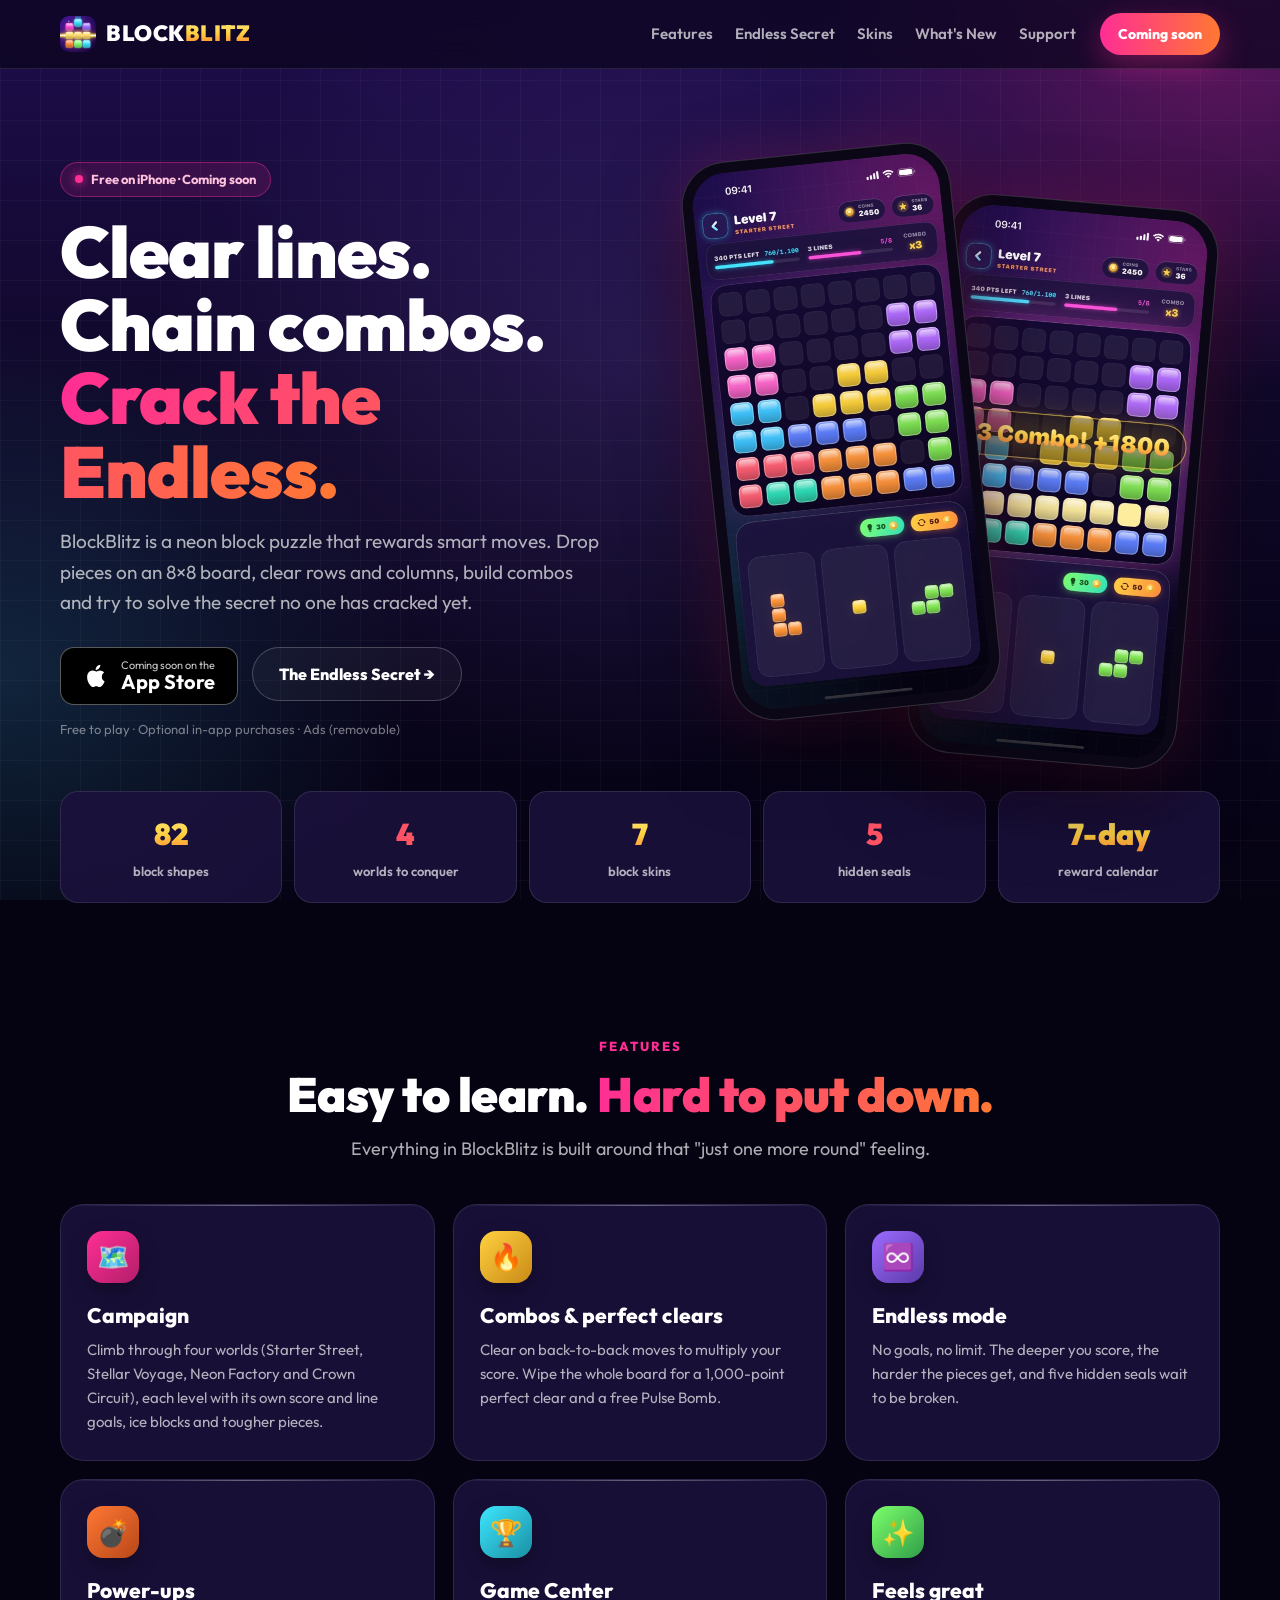
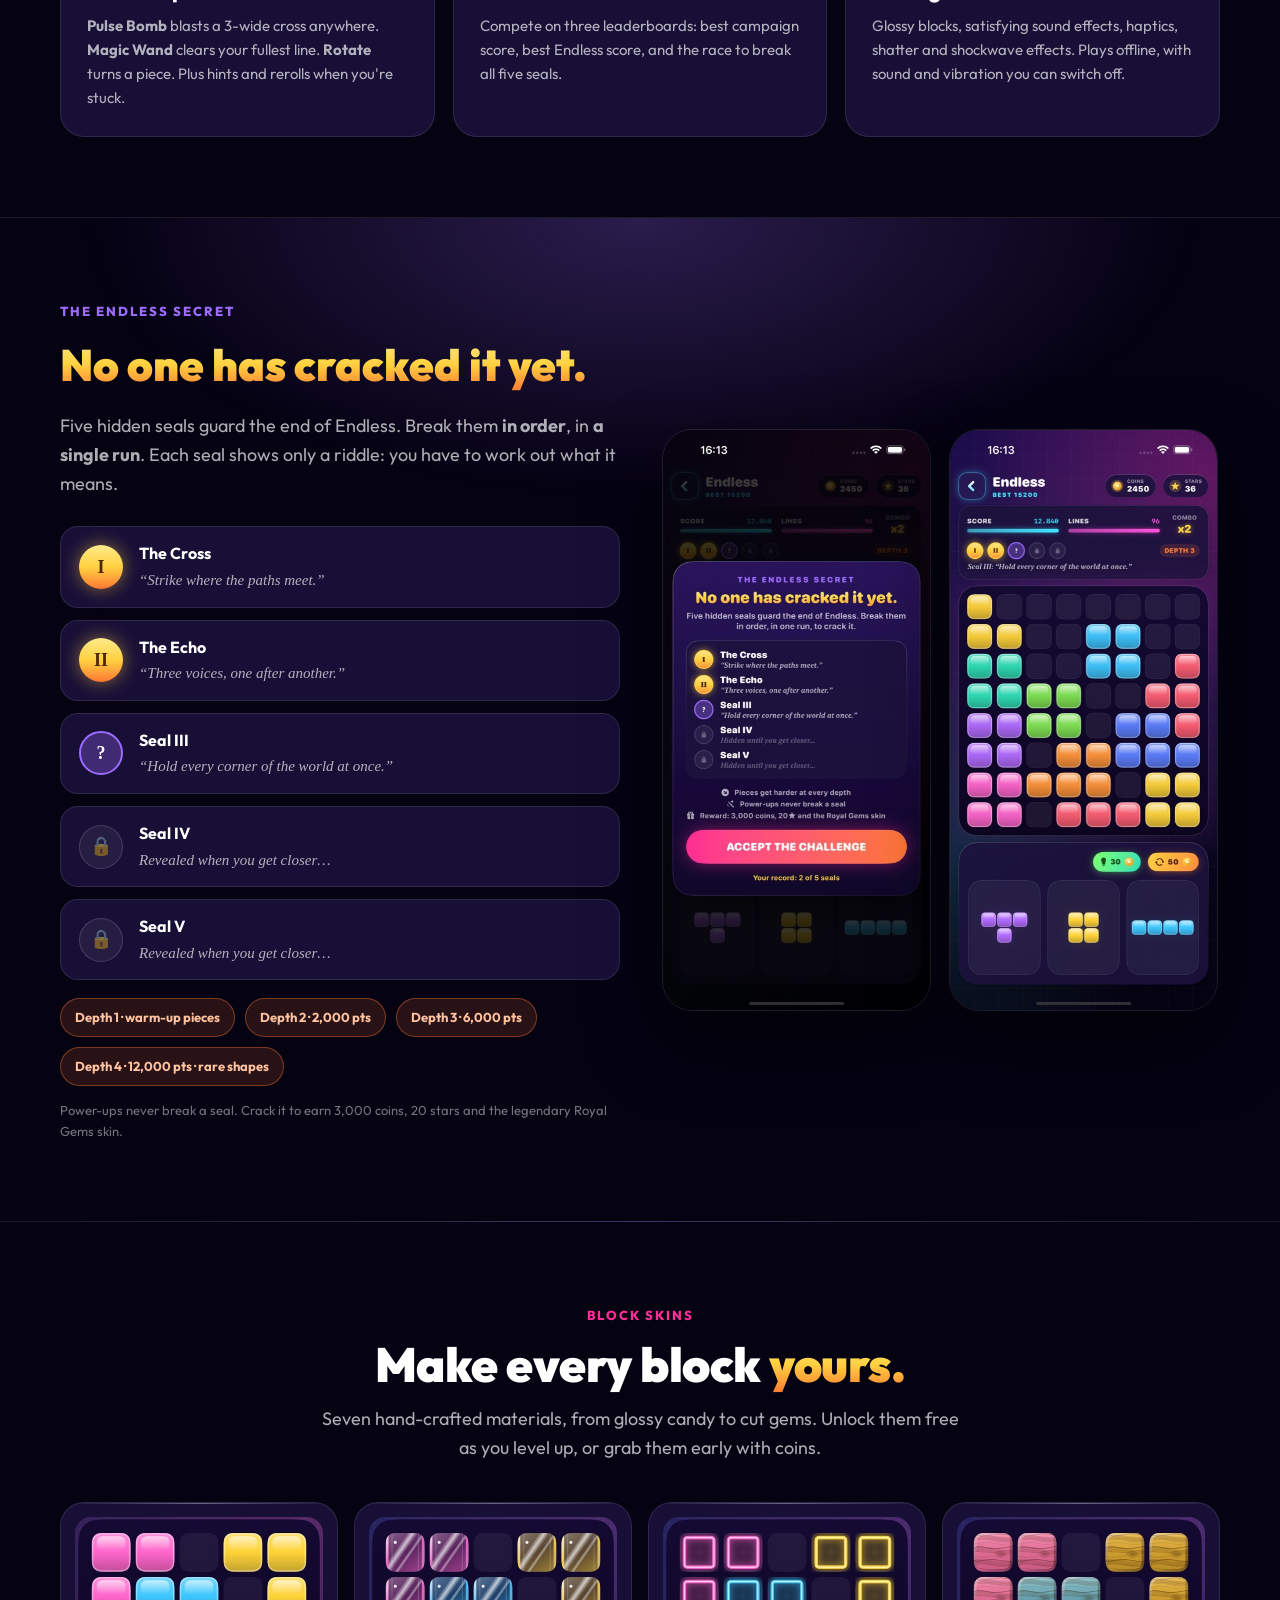
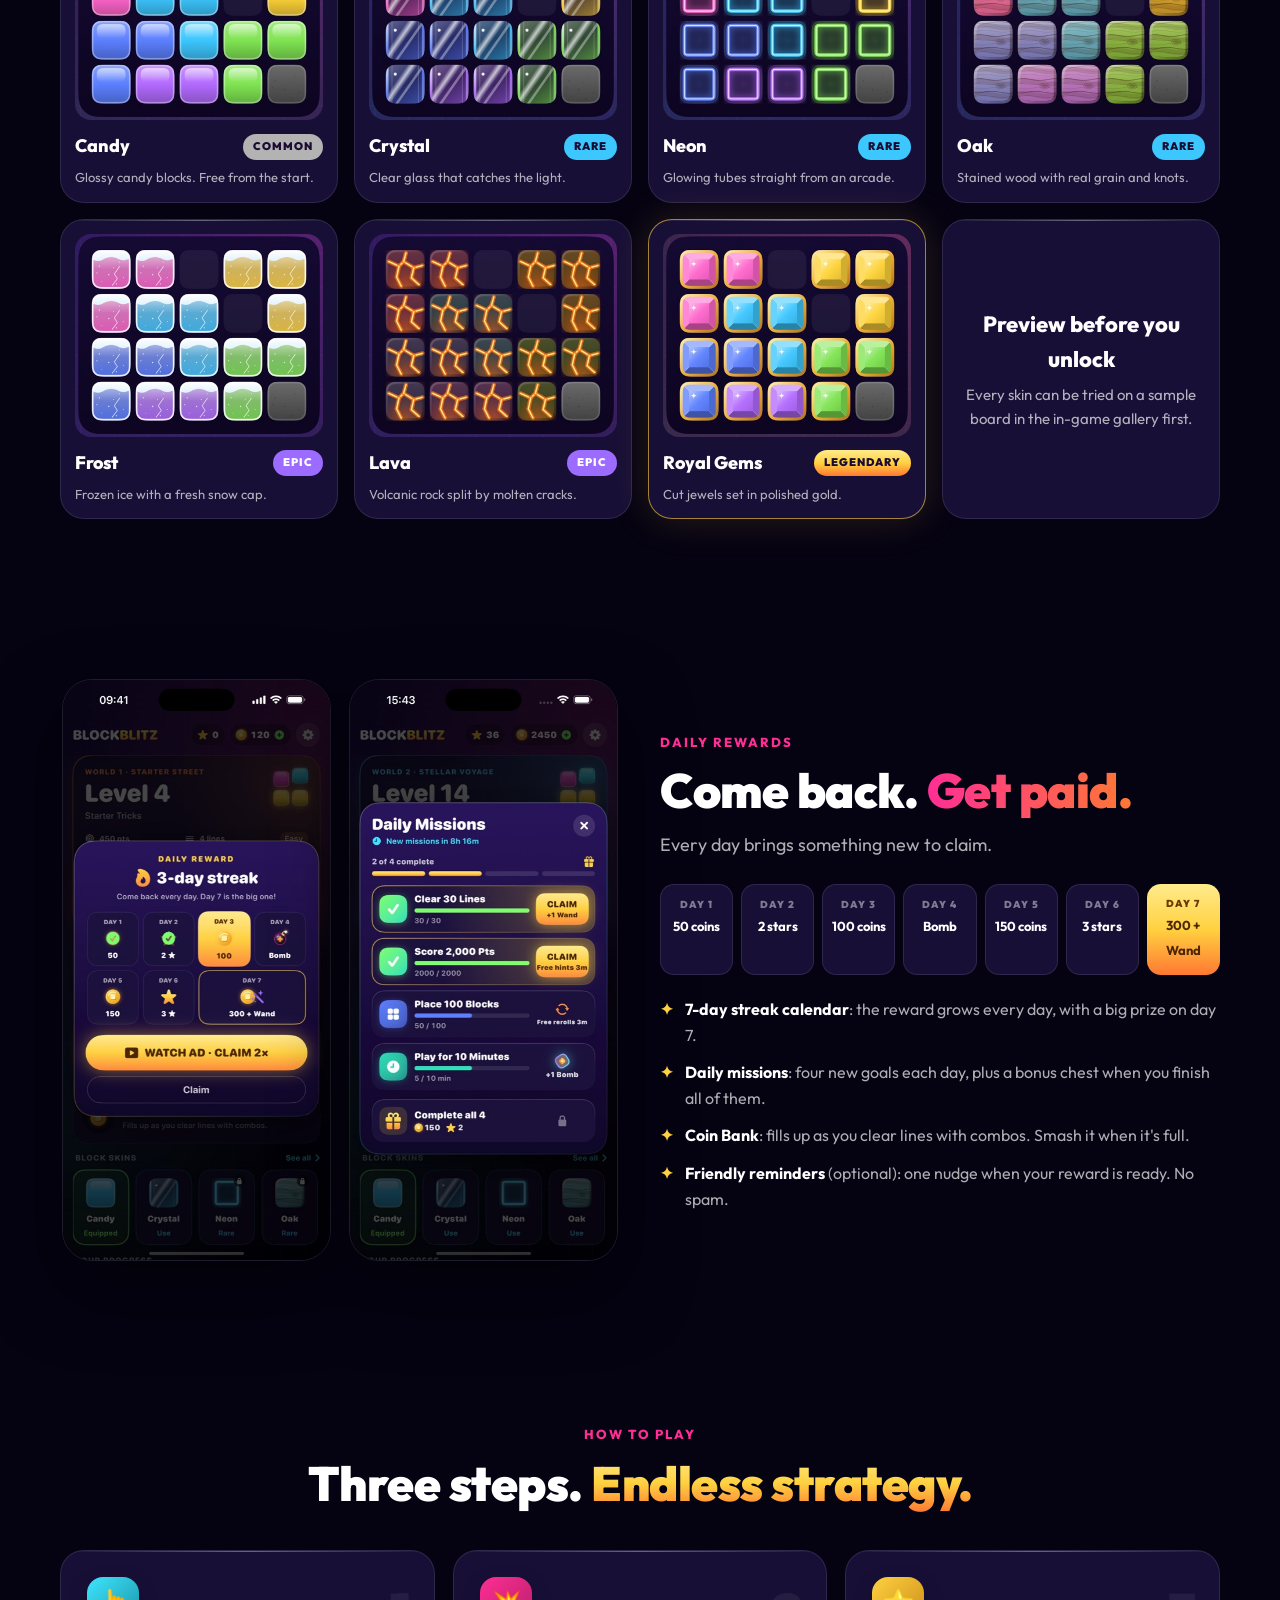
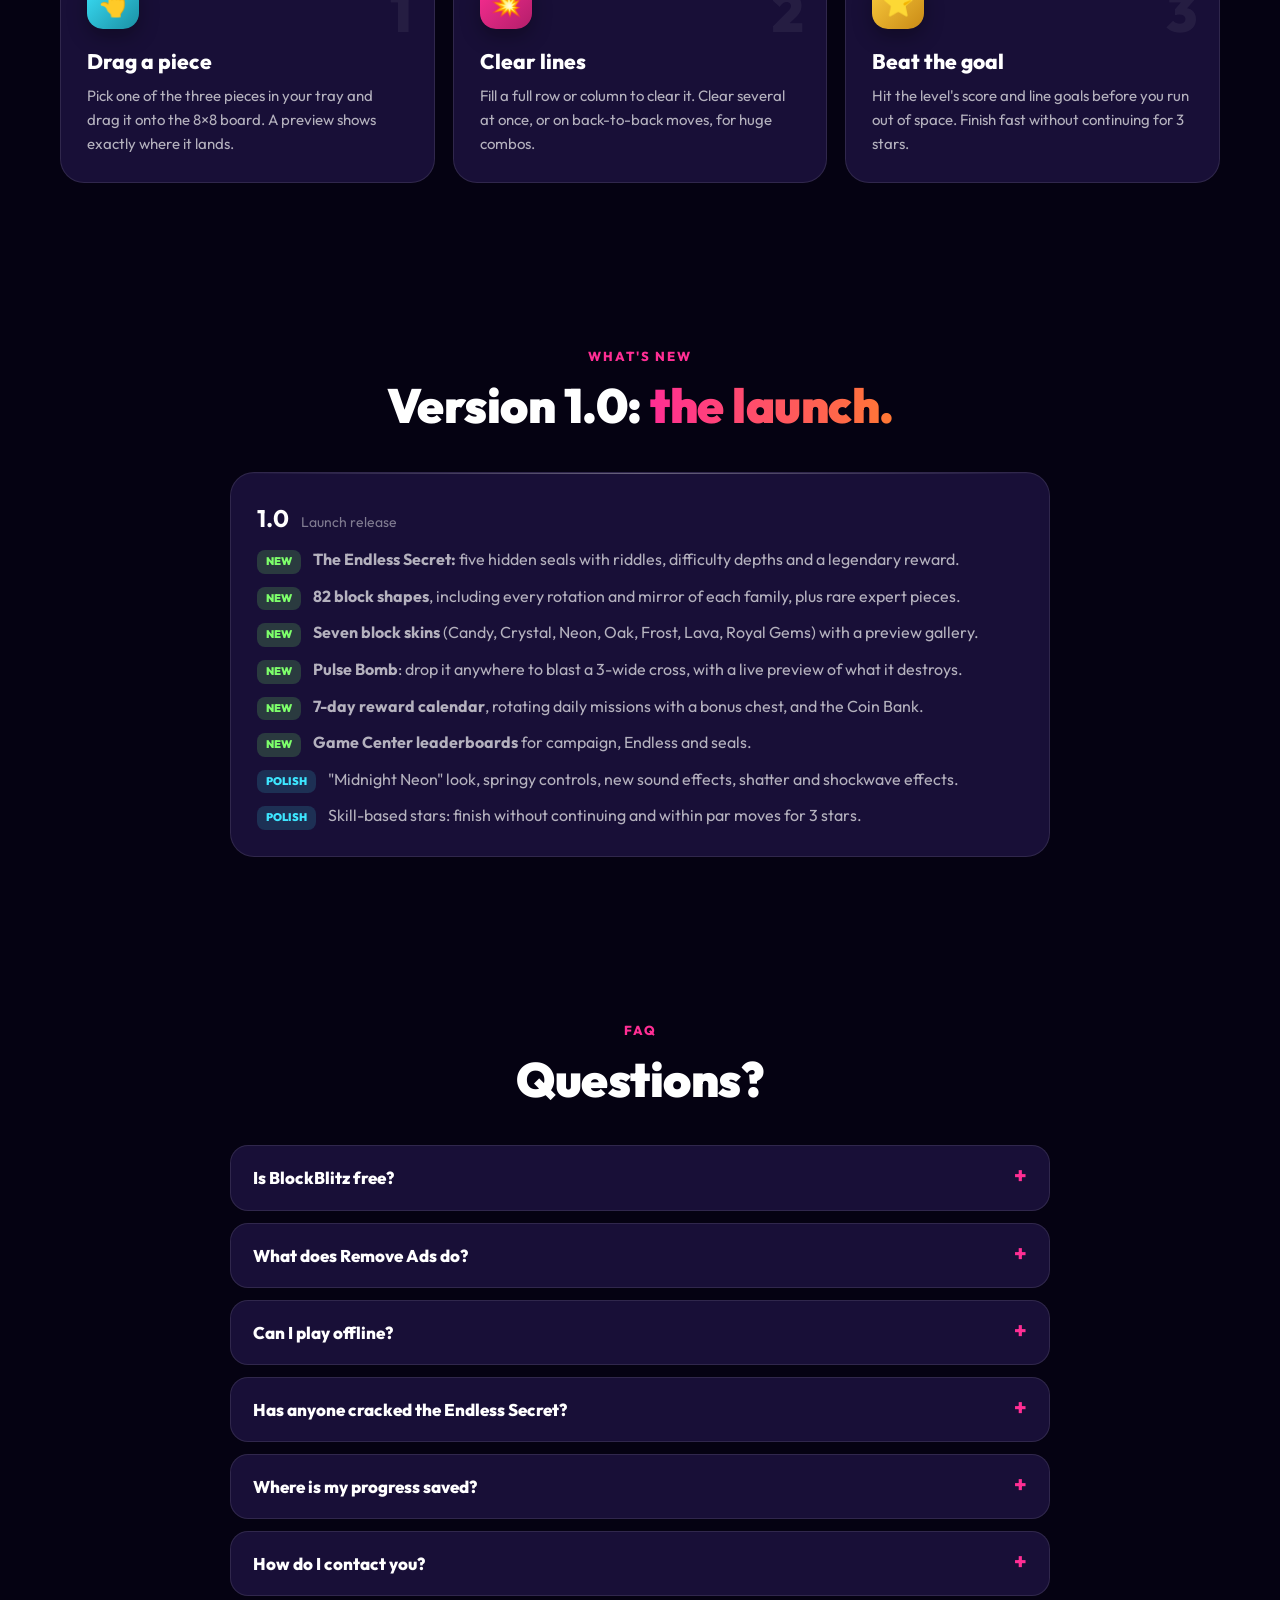
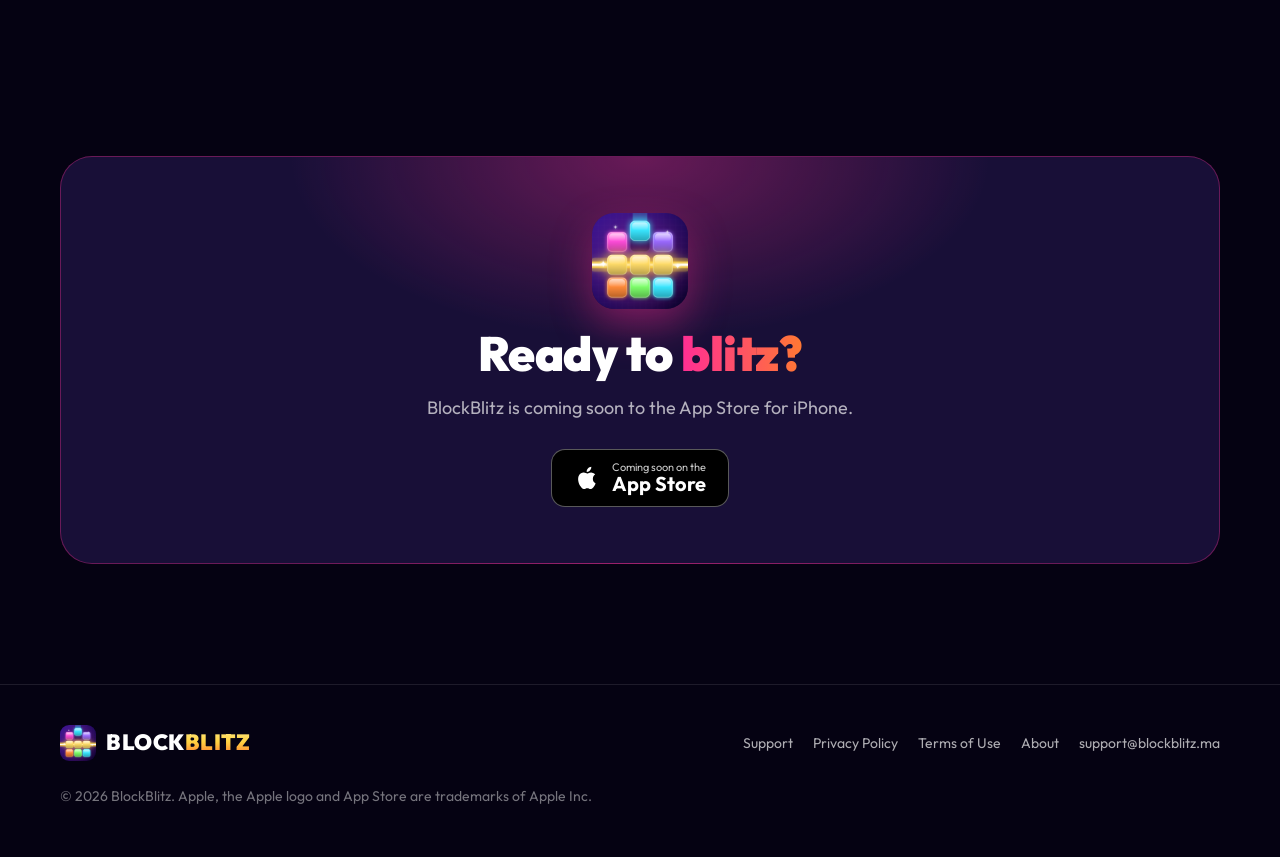
<file: index.html>
<!DOCTYPE html>
<html lang="en">
<head>
<meta charset="UTF-8">
<meta name="viewport" content="width=device-width, initial-scale=1.0">
<title>BlockBlitz: Neon Block Puzzle Game</title>
<meta name="description" content="Clear lines, chain combos and crack the Endless secret. A free neon block puzzle for iPhone with 66 shapes, 7 skins and daily rewards.">
<meta name="theme-color" content="#0f0828">
<meta property="og:title" content="BlockBlitz: Neon Block Puzzle Game">
<meta property="og:description" content="Clear lines, chain combos and crack the Endless secret. A free neon block puzzle for iPhone with 66 shapes, 7 skins and daily rewards.">
<meta property="og:image" content="https://blockblitz.ma/assets/og-image.jpg">
<meta property="og:url" content="https://blockblitz.ma/">
<meta name="twitter:card" content="summary_large_image">
<link rel="icon" type="image/png" href="/assets/favicon-64.png">
<link rel="apple-touch-icon" href="/assets/apple-touch-icon.png">
<link rel="preconnect" href="https://fonts.googleapis.com">
<link rel="preconnect" href="https://fonts.gstatic.com" crossorigin>
<link href="https://fonts.googleapis.com/css2?family=Outfit:wght@400;600;700;800;900&display=swap" rel="stylesheet">
<link rel="stylesheet" href="/style.css?v=73437b67">
</head>
<body>
<nav class="nav">
  <div class="container nav-inner">
    <a class="brand" href="/"><img src="/assets/icon-512.png" alt=""><span>BLOCK<span class="blitz">BLITZ</span></span></a>
    <div class="nav-links">
      <a href="/#features">Features</a>
      <a href="/#endless">Endless Secret</a>
      <a href="/#skins">Skins</a>
      <a href="/#whats-new">What's New</a>
      <a href="/support.html">Support</a>
    </div>
    <a class="btn btn-primary btn-small" href="/#download">Coming soon</a>
  </div>
</nav>
<main>
<!-- HERO -->
<header class="hero">
  <div class="container hero-grid">
    <div>
      <span class="pill"><span class="dot"></span>Free on iPhone · Coming soon</span>
      <h1>Clear lines.<br>Chain combos.<br><span class="grad">Crack the Endless.</span></h1>
      <p class="lead">BlockBlitz is a neon block puzzle that rewards smart moves. Drop pieces on an 8×8 board, clear rows and columns, build combos and try to solve the secret no one has cracked yet.</p>
      <div class="hero-actions">
        <a class="appstore-badge" href="#download"><svg viewBox="0 0 20 20" fill="white" aria-hidden="true"><path d="M14.5 10.6c-.1-2.1 1.7-3.1 1.8-3.2-1-1.4-2.5-1.6-3-1.7-1.3-.1-2.5.8-3.1.8-.7 0-1.7-.8-2.8-.7-1.4 0-2.7.8-3.5 2.1-1.5 2.6-.4 6.4 1.1 8.5.7 1 1.5 2.2 2.6 2.1 1-.1 1.4-.7 2.7-.7 1.2 0 1.6.7 2.7.6 1.1 0 1.8-1 2.5-2 .8-1.1 1.1-2.2 1.1-2.3 0 0-2.1-.8-2.1-3.5z"/><path d="M12.4 4.1c.6-.7 1-1.7.9-2.7-.9.1-2 .6-2.6 1.3-.6.6-1.1 1.7-.9 2.7 1 .1 1.9-.5 2.6-1.3z"/></svg><span><small>Coming soon on the</small><strong>App Store</strong></span></a>
        <a class="btn btn-ghost" href="#endless">The Endless Secret →</a>
      </div>
      <p class="hero-note">Free to play · Optional in-app purchases · Ads (removable)</p>
    </div>
    <div class="phones" aria-hidden="true">
      <div class="phone phone-a"><img src="/assets/shot-gameplay.jpg" alt=""></div>
      <div class="phone phone-b"><img src="/assets/shot-combo.jpg" alt=""></div>
    </div>
  </div>
  <div class="container stats reveal">
    <div class="stat"><b class="gold">82</b><span>block shapes</span></div>
    <div class="stat"><b class="grad">4</b><span>worlds to conquer</span></div>
    <div class="stat"><b class="gold">7</b><span>block skins</span></div>
    <div class="stat"><b class="grad">5</b><span>hidden seals</span></div>
    <div class="stat"><b class="gold">7-day</b><span>reward calendar</span></div>
  </div>
</header>

<!-- FEATURES -->
<section id="features">
  <div class="container">
    <div class="center reveal">
      <span class="eyebrow">Features</span>
      <h2>Easy to learn. <span class="grad">Hard to put down.</span></h2>
      <p class="section-lead">Everything in BlockBlitz is built around that "just one more round" feeling.</p>
    </div>
    <div class="grid-3">
      <div class="card reveal"><div class="icon-badge t-pink">🗺️</div><h3>Campaign</h3><p>Climb through four worlds (Starter Street, Stellar Voyage, Neon Factory and Crown Circuit), each level with its own score and line goals, ice blocks and tougher pieces.</p></div>
      <div class="card reveal"><div class="icon-badge t-gold">🔥</div><h3>Combos & perfect clears</h3><p>Clear on back-to-back moves to multiply your score. Wipe the whole board for a 1,000-point perfect clear and a free Pulse Bomb.</p></div>
      <div class="card reveal"><div class="icon-badge t-violet">♾️</div><h3>Endless mode</h3><p>No goals, no limit. The deeper you score, the harder the pieces get, and five hidden seals wait to be broken.</p></div>
      <div class="card reveal"><div class="icon-badge t-ember">💣</div><h3>Power-ups</h3><p><b>Pulse Bomb</b> blasts a 3-wide cross anywhere. <b>Magic Wand</b> clears your fullest line. <b>Rotate</b> turns a piece. Plus hints and rerolls when you're stuck.</p></div>
      <div class="card reveal"><div class="icon-badge t-cyan">🏆</div><h3>Game Center</h3><p>Compete on three leaderboards: best campaign score, best Endless score, and the race to break all five seals.</p></div>
      <div class="card reveal"><div class="icon-badge t-lime">✨</div><h3>Feels great</h3><p>Glossy blocks, satisfying sound effects, haptics, shatter and shockwave effects. Plays offline, with sound and vibration you can switch off.</p></div>
    </div>
  </div>
</section>

<!-- ENDLESS SECRET -->
<section id="endless" class="secret">
  <div class="container grid-2">
    <div class="reveal">
      <span class="eyebrow" style="color:var(--violet)">The Endless Secret</span>
      <p class="claim"><span class="gold">No one has cracked it yet.</span></p>
      <p class="section-lead">Five hidden seals guard the end of Endless. Break them <b>in order</b>, in <b>a single run</b>. Each seal shows only a riddle: you have to work out what it means.</p>
      <div class="seals">
        <div class="seal"><div class="rune open">I</div><div><b>The Cross</b><i>“Strike where the paths meet.”</i></div></div>
        <div class="seal"><div class="rune open">II</div><div><b>The Echo</b><i>“Three voices, one after another.”</i></div></div>
        <div class="seal"><div class="rune next">?</div><div><b>Seal III</b><i>“Hold every corner of the world at once.”</i></div></div>
        <div class="seal"><div class="rune locked">🔒</div><div><b>Seal IV</b><i>Revealed when you get closer…</i></div></div>
        <div class="seal"><div class="rune locked">🔒</div><div><b>Seal V</b><i>Revealed when you get closer…</i></div></div>
      </div>
      <div class="depths">
        <span class="depth">Depth 1 · warm-up pieces</span>
        <span class="depth">Depth 2 · 2,000 pts</span>
        <span class="depth">Depth 3 · 6,000 pts</span>
        <span class="depth">Depth 4 · 12,000 pts · rare shapes</span>
      </div>
      <p class="hero-note">Power-ups never break a seal. Crack it to earn 3,000 coins, 20 stars and the legendary Royal Gems skin.</p>
    </div>
    <div class="shot-wrap reveal">
      <img class="shot" src="/assets/shot-endless-secret.jpg" alt="The Endless Secret challenge screen listing the five seals">
      <img class="shot" src="/assets/shot-endless.jpg" alt="Endless mode with the seal tracker and depth badge">
    </div>
  </div>
</section>

<!-- SKINS -->
<section id="skins">
  <div class="container">
    <div class="center reveal">
      <span class="eyebrow">Block Skins</span>
      <h2>Make every block <span class="gold">yours.</span></h2>
      <p class="section-lead">Seven hand-crafted materials, from glossy candy to cut gems. Unlock them free as you level up, or grab them early with coins.</p>
    </div>
    <div class="skins">
      <div class="card skin reveal"><img src="/assets/skin-classic.jpg" alt="Candy skin" loading="lazy"><div class="skin-meta"><h3>Candy</h3><span class="rarity r-common">COMMON</span></div><p>Glossy candy blocks. Free from the start.</p></div>
      <div class="card skin reveal"><img src="/assets/skin-glass.jpg" alt="Crystal skin" loading="lazy"><div class="skin-meta"><h3>Crystal</h3><span class="rarity r-rare">RARE</span></div><p>Clear glass that catches the light.</p></div>
      <div class="card skin reveal"><img src="/assets/skin-neon.jpg" alt="Neon skin" loading="lazy"><div class="skin-meta"><h3>Neon</h3><span class="rarity r-rare">RARE</span></div><p>Glowing tubes straight from an arcade.</p></div>
      <div class="card skin reveal"><img src="/assets/skin-wood.jpg" alt="Oak skin" loading="lazy"><div class="skin-meta"><h3>Oak</h3><span class="rarity r-rare">RARE</span></div><p>Stained wood with real grain and knots.</p></div>
      <div class="card skin reveal"><img src="/assets/skin-snow.jpg" alt="Frost skin" loading="lazy"><div class="skin-meta"><h3>Frost</h3><span class="rarity r-epic">EPIC</span></div><p>Frozen ice with a fresh snow cap.</p></div>
      <div class="card skin reveal"><img src="/assets/skin-magma.jpg" alt="Lava skin" loading="lazy"><div class="skin-meta"><h3>Lava</h3><span class="rarity r-epic">EPIC</span></div><p>Volcanic rock split by molten cracks.</p></div>
      <div class="card skin legendary reveal"><img src="/assets/skin-jewel.jpg" alt="Royal Gems skin" loading="lazy"><div class="skin-meta"><h3>Royal Gems</h3><span class="rarity r-legendary">LEGENDARY</span></div><p>Cut jewels set in polished gold.</p></div>
      <div class="card skin reveal" style="display:flex;flex-direction:column;justify-content:center;text-align:center">
        <h3 style="font-size:22px">Preview before you unlock</h3>
        <p style="font-size:15px">Every skin can be tried on a sample board in the in-game gallery first.</p>
      </div>
    </div>
  </div>
</section>

<!-- REWARDS -->
<section id="rewards">
  <div class="container grid-2">
    <div class="shot-wrap reveal order-first-mobile">
      <img class="shot" src="/assets/shot-daily-reward.jpg" alt="Seven-day daily reward calendar" loading="lazy">
      <img class="shot" src="/assets/shot-missions.jpg" alt="Daily missions with bonus chest" loading="lazy">
    </div>
    <div class="reveal">
      <span class="eyebrow">Daily Rewards</span>
      <h2>Come back. <span class="grad">Get paid.</span></h2>
      <p class="section-lead">Every day brings something new to claim.</p>
      <div class="calendar">
        <div class="day"><small>DAY 1</small><b>50 coins</b></div>
        <div class="day"><small>DAY 2</small><b>2 stars</b></div>
        <div class="day"><small>DAY 3</small><b>100 coins</b></div>
        <div class="day"><small>DAY 4</small><b>Bomb</b></div>
        <div class="day"><small>DAY 5</small><b>150 coins</b></div>
        <div class="day"><small>DAY 6</small><b>3 stars</b></div>
        <div class="day big"><small>DAY 7</small><b>300 + Wand</b></div>
      </div>
      <ul class="checks">
        <li><span><b>7-day streak calendar</b>: the reward grows every day, with a big prize on day 7.</span></li>
        <li><span><b>Daily missions</b>: four new goals each day, plus a bonus chest when you finish all of them.</span></li>
        <li><span><b>Coin Bank</b>: fills up as you clear lines with combos. Smash it when it's full.</span></li>
        <li><span><b>Friendly reminders</b> (optional): one nudge when your reward is ready. No spam.</span></li>
      </ul>
    </div>
  </div>
</section>

<!-- HOW TO PLAY -->
<section id="how">
  <div class="container">
    <div class="center reveal">
      <span class="eyebrow">How to play</span>
      <h2>Three steps. <span class="gold">Endless strategy.</span></h2>
    </div>
    <div class="steps">
      <div class="card step reveal"><div class="icon-badge t-cyan">👆</div><h3>Drag a piece</h3><p>Pick one of the three pieces in your tray and drag it onto the 8×8 board. A preview shows exactly where it lands.</p></div>
      <div class="card step reveal"><div class="icon-badge t-pink">💥</div><h3>Clear lines</h3><p>Fill a full row or column to clear it. Clear several at once, or on back-to-back moves, for huge combos.</p></div>
      <div class="card step reveal"><div class="icon-badge t-gold">⭐</div><h3>Beat the goal</h3><p>Hit the level's score and line goals before you run out of space. Finish fast without continuing for 3 stars.</p></div>
    </div>
  </div>
</section>

<!-- WHAT'S NEW -->
<section id="whats-new">
  <div class="container">
    <div class="center reveal">
      <span class="eyebrow">What's New</span>
      <h2>Version 1.0: <span class="grad">the launch.</span></h2>
    </div>
    <div class="changelog card reveal">
      <div class="release-head"><b>1.0</b><span>Launch release</span></div>
      <ul>
        <li><span class="tag new">NEW</span><span><b>The Endless Secret:</b> five hidden seals with riddles, difficulty depths and a legendary reward.</span></li>
        <li><span class="tag new">NEW</span><span><b>82 block shapes</b>, including every rotation and mirror of each family, plus rare expert pieces.</span></li>
        <li><span class="tag new">NEW</span><span><b>Seven block skins</b> (Candy, Crystal, Neon, Oak, Frost, Lava, Royal Gems) with a preview gallery.</span></li>
        <li><span class="tag new">NEW</span><span><b>Pulse Bomb</b>: drop it anywhere to blast a 3-wide cross, with a live preview of what it destroys.</span></li>
        <li><span class="tag new">NEW</span><span><b>7-day reward calendar</b>, rotating daily missions with a bonus chest, and the Coin Bank.</span></li>
        <li><span class="tag new">NEW</span><span><b>Game Center leaderboards</b> for campaign, Endless and seals.</span></li>
        <li><span class="tag better">POLISH</span><span>"Midnight Neon" look, springy controls, new sound effects, shatter and shockwave effects.</span></li>
        <li><span class="tag better">POLISH</span><span>Skill-based stars: finish without continuing and within par moves for 3 stars.</span></li>
      </ul>
    </div>
  </div>
</section>

<!-- FAQ -->
<section id="faq">
  <div class="container">
    <div class="center reveal">
      <span class="eyebrow">FAQ</span>
      <h2>Questions?</h2>
    </div>
    <div class="faq">
      <details class="reveal"><summary>Is BlockBlitz free?</summary><p>Yes. The whole game is free to play. It shows ads and offers optional purchases: Remove Ads, a one-time Starter Pack and coin packs.</p></details>
      <details class="reveal"><summary>What does Remove Ads do?</summary><p>It removes banner and between-level ads forever, and makes every "watch a video" reward (continues, hints, rerolls, 2× coins) free. You can restore it on a new device from Settings → Restore purchases.</p></details>
      <details class="reveal"><summary>Can I play offline?</summary><p>Yes, the game works without a connection. Ads, Game Center and purchases need internet.</p></details>
      <details class="reveal"><summary>Has anyone cracked the Endless Secret?</summary><p>Not yet. The seals leaderboard in Game Center shows who has come closest. Five seals, in order, in one run.</p></details>
      <details class="reveal"><summary>Where is my progress saved?</summary><p>On your iPhone. Your coin balance is also kept in the iPhone's secure Keychain so it survives a reinstall. Purchases are tied to your Apple Account and can always be restored.</p></details>
      <details class="reveal"><summary>How do I contact you?</summary><p>Email <a href="mailto:support@blockblitz.ma">support@blockblitz.ma</a> or use Settings → Contact support in the app (it fills in your device details for us). See the <a href="/support.html">Support page</a> for quick fixes.</p></details>
    </div>
  </div>
</section>

<!-- DOWNLOAD -->
<section id="download">
  <div class="container">
    <div class="cta reveal">
      <img src="/assets/icon-512.png" alt="BlockBlitz app icon">
      <h2>Ready to <span class="grad">blitz?</span></h2>
      <p class="section-lead" style="margin:0 auto 26px">BlockBlitz is coming soon to the App Store for iPhone.</p>
      <a class="appstore-badge" href="#download"><svg viewBox="0 0 20 20" fill="white" aria-hidden="true"><path d="M14.5 10.6c-.1-2.1 1.7-3.1 1.8-3.2-1-1.4-2.5-1.6-3-1.7-1.3-.1-2.5.8-3.1.8-.7 0-1.7-.8-2.8-.7-1.4 0-2.7.8-3.5 2.1-1.5 2.6-.4 6.4 1.1 8.5.7 1 1.5 2.2 2.6 2.1 1-.1 1.4-.7 2.7-.7 1.2 0 1.6.7 2.7.6 1.1 0 1.8-1 2.5-2 .8-1.1 1.1-2.2 1.1-2.3 0 0-2.1-.8-2.1-3.5z"/><path d="M12.4 4.1c.6-.7 1-1.7.9-2.7-.9.1-2 .6-2.6 1.3-.6.6-1.1 1.7-.9 2.7 1 .1 1.9-.5 2.6-1.3z"/></svg><span><small>Coming soon on the</small><strong>App Store</strong></span></a>
    </div>
  </div>
</section>
</main>
<footer>
  <div class="container footer-grid">
    <a class="brand" href="/"><img src="/assets/icon-512.png" alt=""><span>BLOCK<span class="blitz">BLITZ</span></span></a>
    <div class="footer-links">
      <a href="/support.html">Support</a>
      <a href="/privacy.html">Privacy Policy</a>
      <a href="/terms.html">Terms of Use</a>
      <a href="/about.html">About</a>
      <a href="mailto:support@blockblitz.ma">support@blockblitz.ma</a>
    </div>
    <span>© 2026 BlockBlitz. Apple, the Apple logo and App Store are trademarks of Apple Inc.</span>
  </div>
</footer>
<script>
  // Reveal sections as they scroll into view.
  const io = new IntersectionObserver(es => es.forEach(e => { if (e.isIntersecting) { e.target.classList.add('visible'); io.unobserve(e.target); } }), { threshold: 0.12 });
  document.querySelectorAll('.reveal').forEach(el => io.observe(el));
</script>
</body>
</html>
</file>
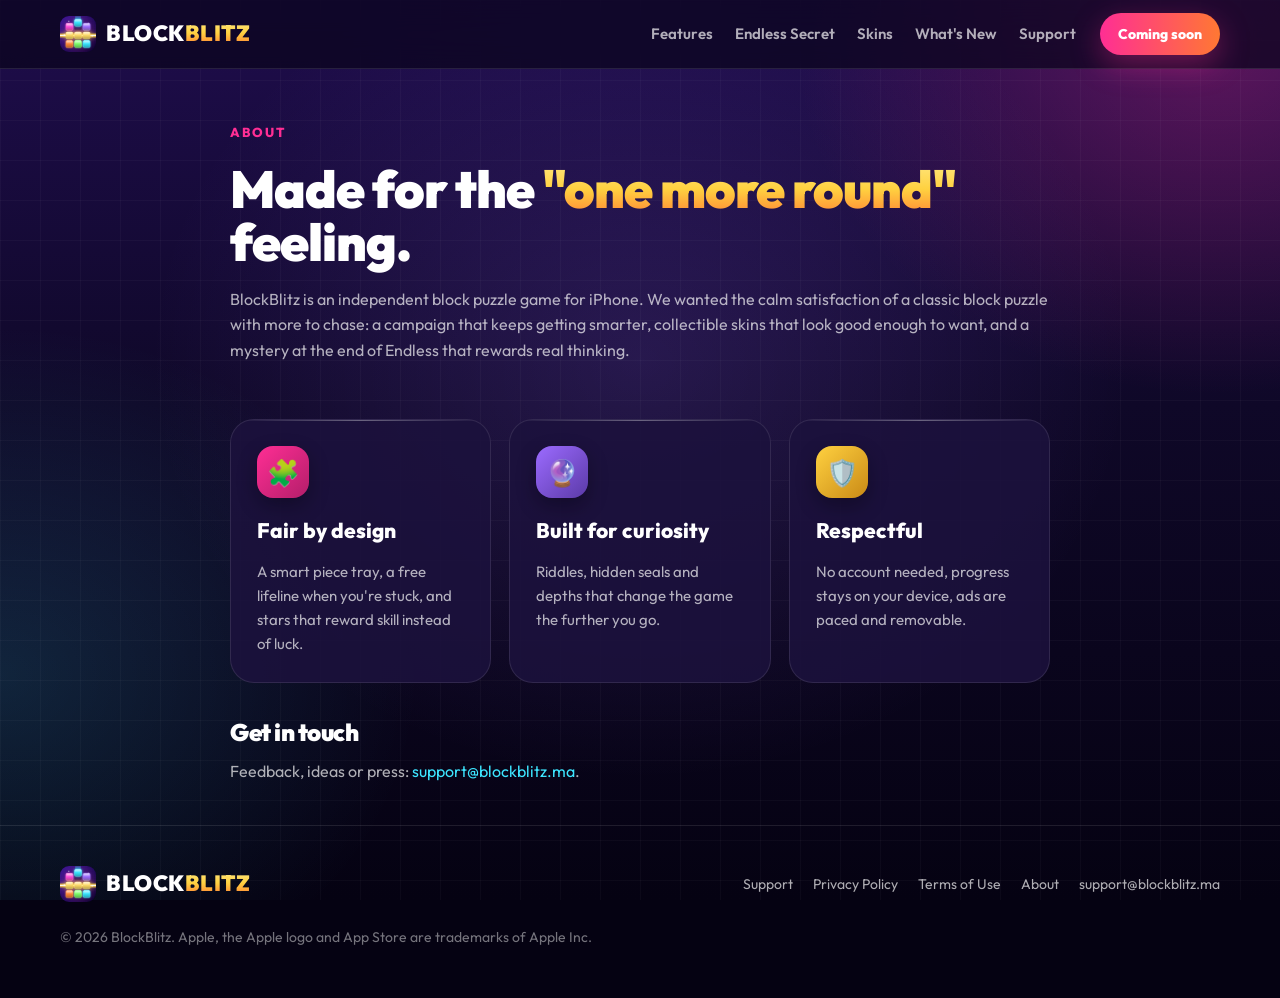
<file: about.html>
<!DOCTYPE html>
<html lang="en">
<head>
<meta charset="UTF-8">
<meta name="viewport" content="width=device-width, initial-scale=1.0">
<title>About · BlockBlitz</title>
<meta name="description" content="The story behind BlockBlitz, an independent neon block puzzle game.">
<meta name="theme-color" content="#0f0828">
<meta property="og:title" content="About · BlockBlitz">
<meta property="og:description" content="The story behind BlockBlitz, an independent neon block puzzle game.">
<meta property="og:image" content="https://blockblitz.ma/assets/og-image.jpg">
<meta property="og:url" content="https://blockblitz.ma/">
<meta name="twitter:card" content="summary_large_image">
<link rel="icon" type="image/png" href="/assets/favicon-64.png">
<link rel="apple-touch-icon" href="/assets/apple-touch-icon.png">
<link rel="preconnect" href="https://fonts.googleapis.com">
<link rel="preconnect" href="https://fonts.gstatic.com" crossorigin>
<link href="https://fonts.googleapis.com/css2?family=Outfit:wght@400;600;700;800;900&display=swap" rel="stylesheet">
<link rel="stylesheet" href="/style.css?v=73437b67">
</head>
<body>
<nav class="nav">
  <div class="container nav-inner">
    <a class="brand" href="/"><img src="/assets/icon-512.png" alt=""><span>BLOCK<span class="blitz">BLITZ</span></span></a>
    <div class="nav-links">
      <a href="/#features">Features</a>
      <a href="/#endless">Endless Secret</a>
      <a href="/#skins">Skins</a>
      <a href="/#whats-new">What's New</a>
      <a href="/support.html">Support</a>
    </div>
    <a class="btn btn-primary btn-small" href="/#download">Coming soon</a>
  </div>
</nav>
<main class="container page">
<span class="eyebrow">About</span>
<h1>Made for the <span class="gold">"one more round"</span> feeling.</h1>
<p>BlockBlitz is an independent block puzzle game for iPhone. We wanted the calm satisfaction of a classic block puzzle with more to chase: a campaign that keeps getting smarter, collectible skins that look good enough to want, and a mystery at the end of Endless that rewards real thinking.</p>

<div class="grid-3" style="margin-top:30px">
<div class="card"><div class="icon-badge t-pink">🧩</div><h3>Fair by design</h3><p>A smart piece tray, a free lifeline when you're stuck, and stars that reward skill instead of luck.</p></div>
<div class="card"><div class="icon-badge t-violet">🔮</div><h3>Built for curiosity</h3><p>Riddles, hidden seals and depths that change the game the further you go.</p></div>
<div class="card"><div class="icon-badge t-gold">🛡️</div><h3>Respectful</h3><p>No account needed, progress stays on your device, ads are paced and removable.</p></div>
</div>

<h2>Get in touch</h2>
<p>Feedback, ideas or press: <a href="mailto:support@blockblitz.ma">support@blockblitz.ma</a>.</p>
</main>
<footer>
  <div class="container footer-grid">
    <a class="brand" href="/"><img src="/assets/icon-512.png" alt=""><span>BLOCK<span class="blitz">BLITZ</span></span></a>
    <div class="footer-links">
      <a href="/support.html">Support</a>
      <a href="/privacy.html">Privacy Policy</a>
      <a href="/terms.html">Terms of Use</a>
      <a href="/about.html">About</a>
      <a href="mailto:support@blockblitz.ma">support@blockblitz.ma</a>
    </div>
    <span>© 2026 BlockBlitz. Apple, the Apple logo and App Store are trademarks of Apple Inc.</span>
  </div>
</footer>
<script>
  // Reveal sections as they scroll into view.
  const io = new IntersectionObserver(es => es.forEach(e => { if (e.isIntersecting) { e.target.classList.add('visible'); io.unobserve(e.target); } }), { threshold: 0.12 });
  document.querySelectorAll('.reveal').forEach(el => io.observe(el));
</script>
</body>
</html>
</file>
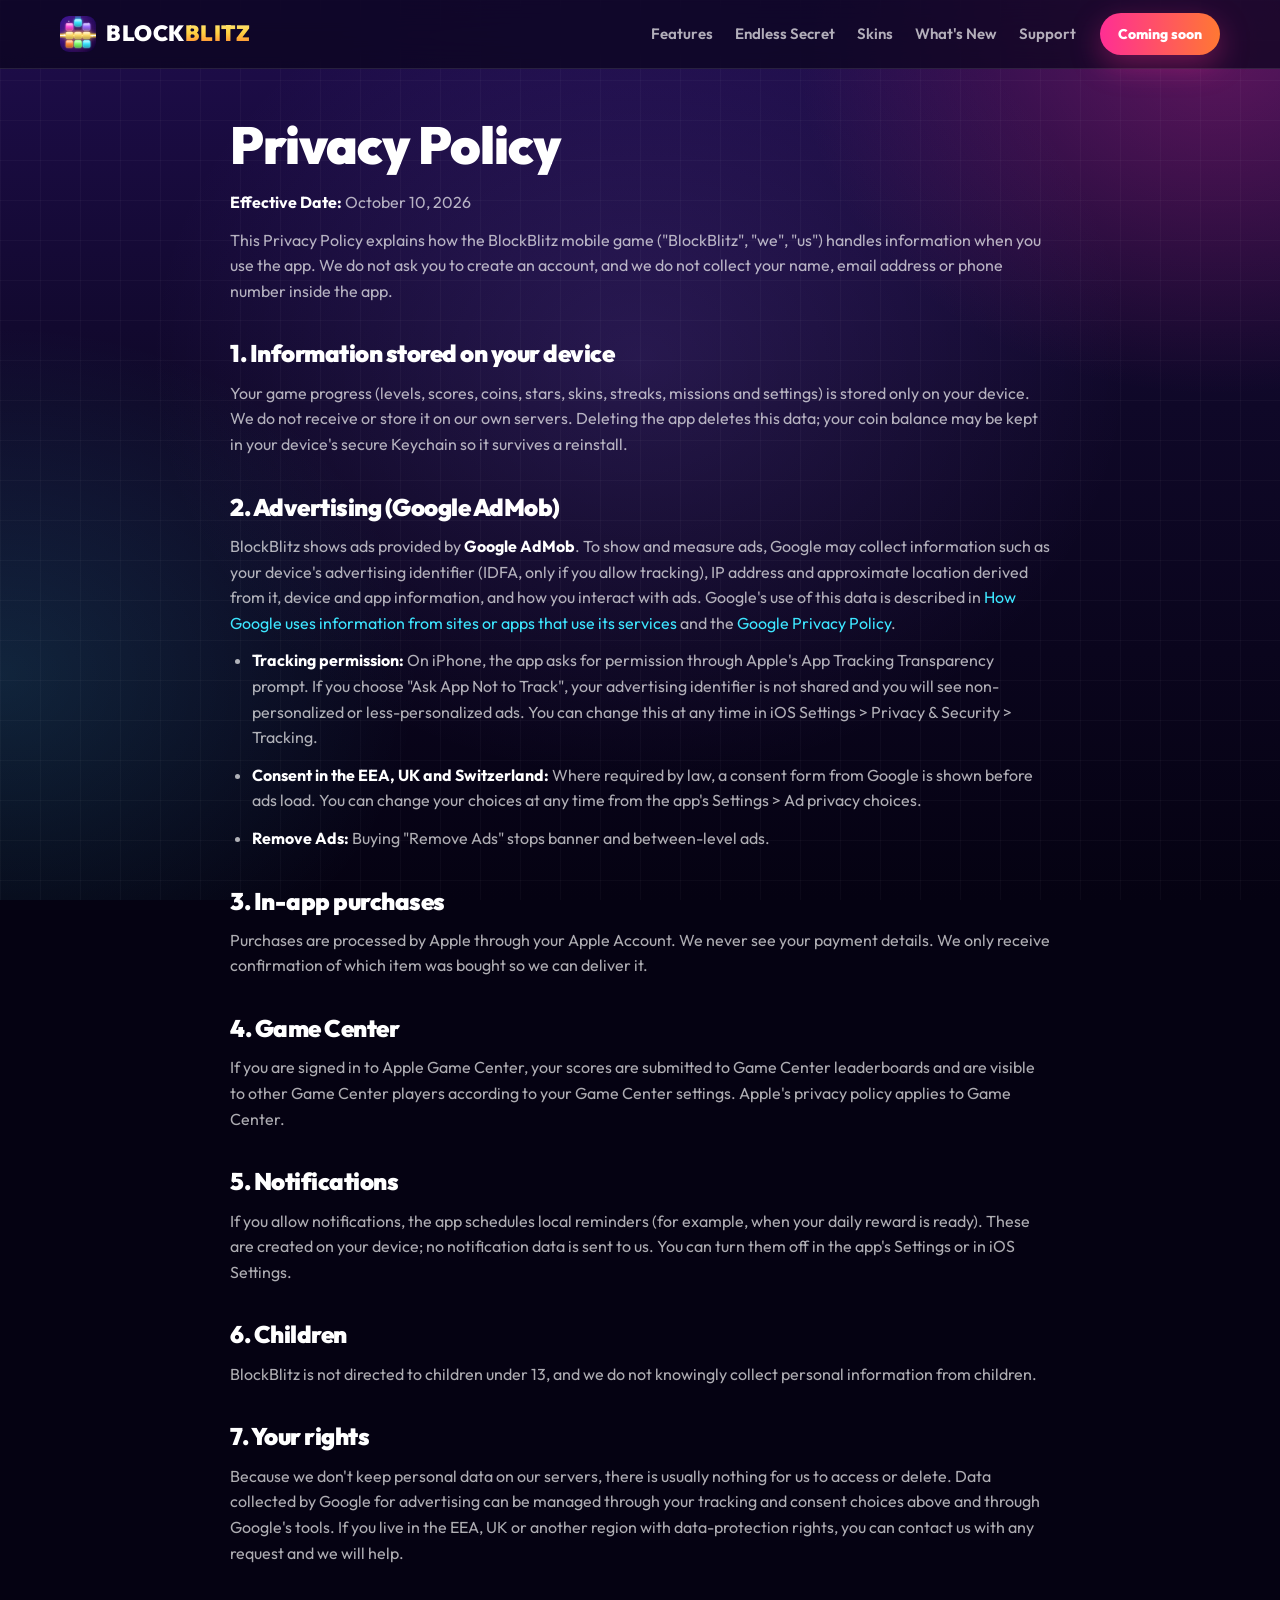
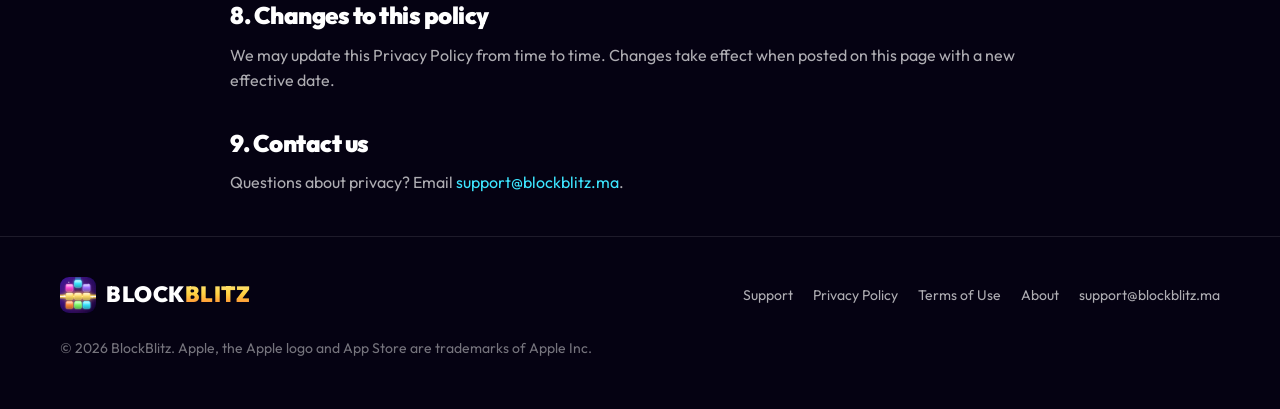
<file: privacy.html>
<!DOCTYPE html>
<html lang="en">
<head>
<meta charset="UTF-8">
<meta name="viewport" content="width=device-width, initial-scale=1.0">
<title>Privacy Policy · BlockBlitz</title>
<meta name="description" content="How BlockBlitz handles your information.">
<meta name="theme-color" content="#0f0828">
<meta property="og:title" content="Privacy Policy · BlockBlitz">
<meta property="og:description" content="How BlockBlitz handles your information.">
<meta property="og:image" content="https://blockblitz.ma/assets/og-image.jpg">
<meta property="og:url" content="https://blockblitz.ma/">
<meta name="twitter:card" content="summary_large_image">
<link rel="icon" type="image/png" href="/assets/favicon-64.png">
<link rel="apple-touch-icon" href="/assets/apple-touch-icon.png">
<link rel="preconnect" href="https://fonts.googleapis.com">
<link rel="preconnect" href="https://fonts.gstatic.com" crossorigin>
<link href="https://fonts.googleapis.com/css2?family=Outfit:wght@400;600;700;800;900&display=swap" rel="stylesheet">
<link rel="stylesheet" href="/style.css?v=73437b67">
</head>
<body>
<nav class="nav">
  <div class="container nav-inner">
    <a class="brand" href="/"><img src="/assets/icon-512.png" alt=""><span>BLOCK<span class="blitz">BLITZ</span></span></a>
    <div class="nav-links">
      <a href="/#features">Features</a>
      <a href="/#endless">Endless Secret</a>
      <a href="/#skins">Skins</a>
      <a href="/#whats-new">What's New</a>
      <a href="/support.html">Support</a>
    </div>
    <a class="btn btn-primary btn-small" href="/#download">Coming soon</a>
  </div>
</nav>
<main class="container page">
        <h1>Privacy Policy</h1>
        <p><strong>Effective Date:</strong> October 10, 2026</p>

        <p>This Privacy Policy explains how the BlockBlitz mobile game ("BlockBlitz", "we", "us") handles information when you use the app. We do not ask you to create an account, and we do not collect your name, email address or phone number inside the app.</p>

        <h2>1. Information stored on your device</h2>
        <p>Your game progress (levels, scores, coins, stars, skins, streaks, missions and settings) is stored only on your device. We do not receive or store it on our own servers. Deleting the app deletes this data; your coin balance may be kept in your device's secure Keychain so it survives a reinstall.</p>

        <h2>2. Advertising (Google AdMob)</h2>
        <p>BlockBlitz shows ads provided by <strong>Google AdMob</strong>. To show and measure ads, Google may collect information such as your device's advertising identifier (IDFA, only if you allow tracking), IP address and approximate location derived from it, device and app information, and how you interact with ads. Google's use of this data is described in <a href="https://policies.google.com/technologies/partner-sites" target="_blank" rel="noopener">How Google uses information from sites or apps that use its services</a> and the <a href="https://policies.google.com/privacy" target="_blank" rel="noopener">Google Privacy Policy</a>.</p>
        <ul>
            <li><strong>Tracking permission:</strong> On iPhone, the app asks for permission through Apple's App Tracking Transparency prompt. If you choose "Ask App Not to Track", your advertising identifier is not shared and you will see non-personalized or less-personalized ads. You can change this at any time in iOS Settings &gt; Privacy &amp; Security &gt; Tracking.</li>
            <li><strong>Consent in the EEA, UK and Switzerland:</strong> Where required by law, a consent form from Google is shown before ads load. You can change your choices at any time from the app's Settings &gt; Ad privacy choices.</li>
            <li><strong>Remove Ads:</strong> Buying "Remove Ads" stops banner and between-level ads.</li>
        </ul>

        <h2>3. In-app purchases</h2>
        <p>Purchases are processed by Apple through your Apple Account. We never see your payment details. We only receive confirmation of which item was bought so we can deliver it.</p>

        <h2>4. Game Center</h2>
        <p>If you are signed in to Apple Game Center, your scores are submitted to Game Center leaderboards and are visible to other Game Center players according to your Game Center settings. Apple's privacy policy applies to Game Center.</p>

        <h2>5. Notifications</h2>
        <p>If you allow notifications, the app schedules local reminders (for example, when your daily reward is ready). These are created on your device; no notification data is sent to us. You can turn them off in the app's Settings or in iOS Settings.</p>

        <h2>6. Children</h2>
        <p>BlockBlitz is not directed to children under 13, and we do not knowingly collect personal information from children.</p>

        <h2>7. Your rights</h2>
        <p>Because we don't keep personal data on our servers, there is usually nothing for us to access or delete. Data collected by Google for advertising can be managed through your tracking and consent choices above and through Google's tools. If you live in the EEA, UK or another region with data-protection rights, you can contact us with any request and we will help.</p>

        <h2>8. Changes to this policy</h2>
        <p>We may update this Privacy Policy from time to time. Changes take effect when posted on this page with a new effective date.</p>

        <h2>9. Contact us</h2>
        <p>Questions about privacy? Email <a href="mailto:support@blockblitz.ma">support@blockblitz.ma</a>.</p>
</main>
<footer>
  <div class="container footer-grid">
    <a class="brand" href="/"><img src="/assets/icon-512.png" alt=""><span>BLOCK<span class="blitz">BLITZ</span></span></a>
    <div class="footer-links">
      <a href="/support.html">Support</a>
      <a href="/privacy.html">Privacy Policy</a>
      <a href="/terms.html">Terms of Use</a>
      <a href="/about.html">About</a>
      <a href="mailto:support@blockblitz.ma">support@blockblitz.ma</a>
    </div>
    <span>© 2026 BlockBlitz. Apple, the Apple logo and App Store are trademarks of Apple Inc.</span>
  </div>
</footer>
<script>
  // Reveal sections as they scroll into view.
  const io = new IntersectionObserver(es => es.forEach(e => { if (e.isIntersecting) { e.target.classList.add('visible'); io.unobserve(e.target); } }), { threshold: 0.12 });
  document.querySelectorAll('.reveal').forEach(el => io.observe(el));
</script>
</body>
</html>
</file>
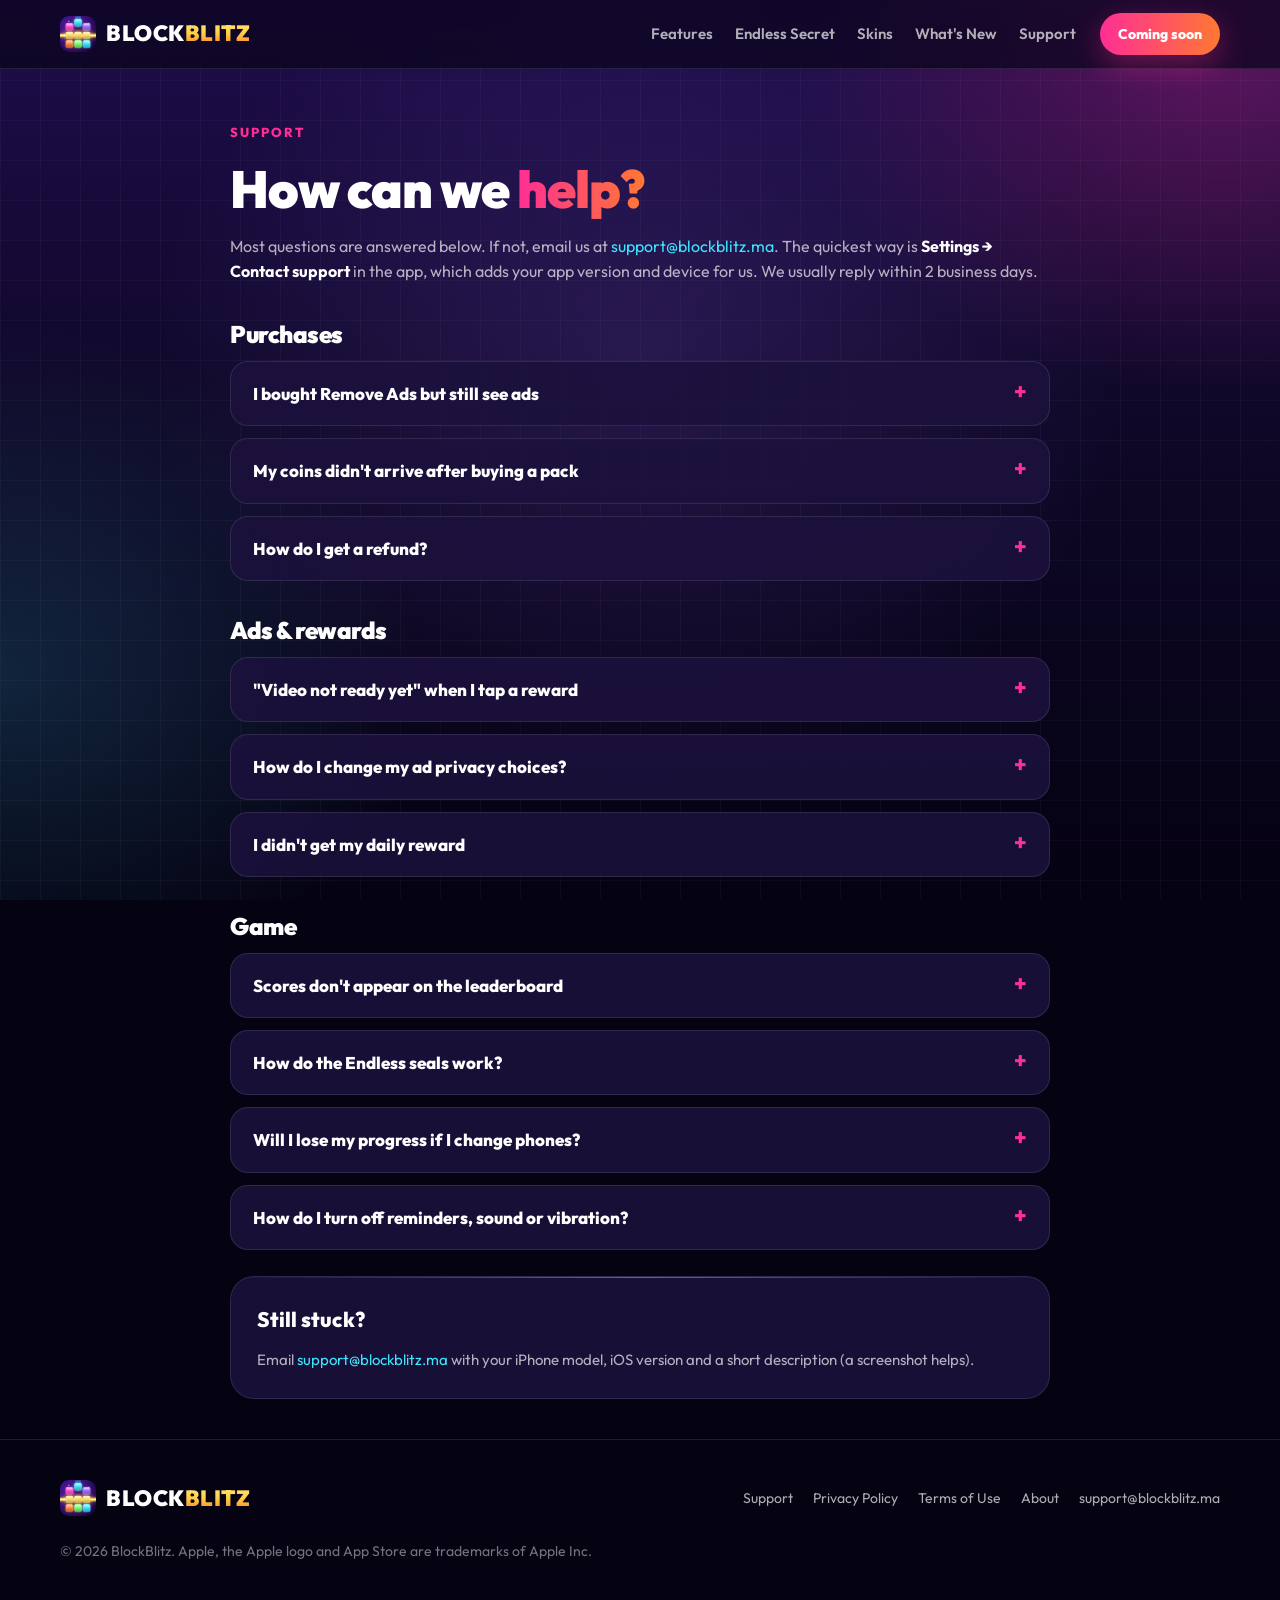
<file: support.html>
<!DOCTYPE html>
<html lang="en">
<head>
<meta charset="UTF-8">
<meta name="viewport" content="width=device-width, initial-scale=1.0">
<title>Support · BlockBlitz</title>
<meta name="description" content="Help with BlockBlitz: purchases, ads, Game Center, notifications and contact.">
<meta name="theme-color" content="#0f0828">
<meta property="og:title" content="Support · BlockBlitz">
<meta property="og:description" content="Help with BlockBlitz: purchases, ads, Game Center, notifications and contact.">
<meta property="og:image" content="https://blockblitz.ma/assets/og-image.jpg">
<meta property="og:url" content="https://blockblitz.ma/">
<meta name="twitter:card" content="summary_large_image">
<link rel="icon" type="image/png" href="/assets/favicon-64.png">
<link rel="apple-touch-icon" href="/assets/apple-touch-icon.png">
<link rel="preconnect" href="https://fonts.googleapis.com">
<link rel="preconnect" href="https://fonts.gstatic.com" crossorigin>
<link href="https://fonts.googleapis.com/css2?family=Outfit:wght@400;600;700;800;900&display=swap" rel="stylesheet">
<link rel="stylesheet" href="/style.css?v=73437b67">
</head>
<body>
<nav class="nav">
  <div class="container nav-inner">
    <a class="brand" href="/"><img src="/assets/icon-512.png" alt=""><span>BLOCK<span class="blitz">BLITZ</span></span></a>
    <div class="nav-links">
      <a href="/#features">Features</a>
      <a href="/#endless">Endless Secret</a>
      <a href="/#skins">Skins</a>
      <a href="/#whats-new">What's New</a>
      <a href="/support.html">Support</a>
    </div>
    <a class="btn btn-primary btn-small" href="/#download">Coming soon</a>
  </div>
</nav>
<main class="container page">
<span class="eyebrow">Support</span>
<h1>How can we <span class="grad">help?</span></h1>
<p>Most questions are answered below. If not, email us at <a href="mailto:support@blockblitz.ma">support@blockblitz.ma</a>. The quickest way is <strong>Settings → Contact support</strong> in the app, which adds your app version and device for us. We usually reply within 2 business days.</p>

<h2>Purchases</h2>
<div class="faq" style="margin-top:14px">
<details><summary>I bought Remove Ads but still see ads</summary><p>Open <strong>Settings → Restore purchases</strong> in the app while signed in to the same Apple Account you bought with. Make sure you're connected to the internet.</p></details>
<details><summary>My coins didn't arrive after buying a pack</summary><p>Close and reopen the app with an internet connection: unfinished purchases are delivered automatically on launch. If they still don't appear, email us the date of the purchase (from your Apple receipt).</p></details>
<details><summary>How do I get a refund?</summary><p>Refunds are handled by Apple. Go to <a href="https://reportaproblem.apple.com" target="_blank" rel="noopener">reportaproblem.apple.com</a>, sign in, and choose the purchase.</p></details>
</div>

<h2>Ads & rewards</h2>
<div class="faq" style="margin-top:14px">
<details><summary>"Video not ready yet" when I tap a reward</summary><p>Videos need a connection and occasionally aren't available. Wait a few seconds and try again. With Remove Ads, all video rewards are free and instant.</p></details>
<details><summary>How do I change my ad privacy choices?</summary><p>In the EEA/UK: <strong>Settings → Ad privacy choices</strong>. For personalized ads on any iPhone: iOS <strong>Settings → Privacy &amp; Security → Tracking</strong>.</p></details>
<details><summary>I didn't get my daily reward</summary><p>The daily reward opens on the home screen once per day (it resets at midnight, local time). Keep your streak by opening the app every day: day 7 is the big one.</p></details>
</div>

<h2>Game</h2>
<div class="faq" style="margin-top:14px">
<details><summary>Scores don't appear on the leaderboard</summary><p>Sign in to Game Center in iOS <strong>Settings → Game Center</strong>, then reopen the app. New scores can take a few minutes to show.</p></details>
<details><summary>How do the Endless seals work?</summary><p>Each seal shows a riddle describing what you need to do on the board. They must be broken in order, in one Endless run; power-ups don't count. Continuing after a game over keeps your seals; starting a new run resets them.</p></details>
<details><summary>Will I lose my progress if I change phones?</summary><p>Progress is stored on your iPhone. Purchases can be restored on any device with your Apple Account. Your coin balance survives a reinstall on the same device.</p></details>
<details><summary>How do I turn off reminders, sound or vibration?</summary><p>In the app: <strong>Settings → Preferences</strong>. Reminders can also be changed in iOS Settings → Notifications → BlockBlitz.</p></details>
</div>

<div class="card">
<h3>Still stuck?</h3>
<p>Email <a href="mailto:support@blockblitz.ma">support@blockblitz.ma</a> with your iPhone model, iOS version and a short description (a screenshot helps).</p>
</div>
</main>
<footer>
  <div class="container footer-grid">
    <a class="brand" href="/"><img src="/assets/icon-512.png" alt=""><span>BLOCK<span class="blitz">BLITZ</span></span></a>
    <div class="footer-links">
      <a href="/support.html">Support</a>
      <a href="/privacy.html">Privacy Policy</a>
      <a href="/terms.html">Terms of Use</a>
      <a href="/about.html">About</a>
      <a href="mailto:support@blockblitz.ma">support@blockblitz.ma</a>
    </div>
    <span>© 2026 BlockBlitz. Apple, the Apple logo and App Store are trademarks of Apple Inc.</span>
  </div>
</footer>
<script>
  // Reveal sections as they scroll into view.
  const io = new IntersectionObserver(es => es.forEach(e => { if (e.isIntersecting) { e.target.classList.add('visible'); io.unobserve(e.target); } }), { threshold: 0.12 });
  document.querySelectorAll('.reveal').forEach(el => io.observe(el));
</script>
</body>
</html>
</file>
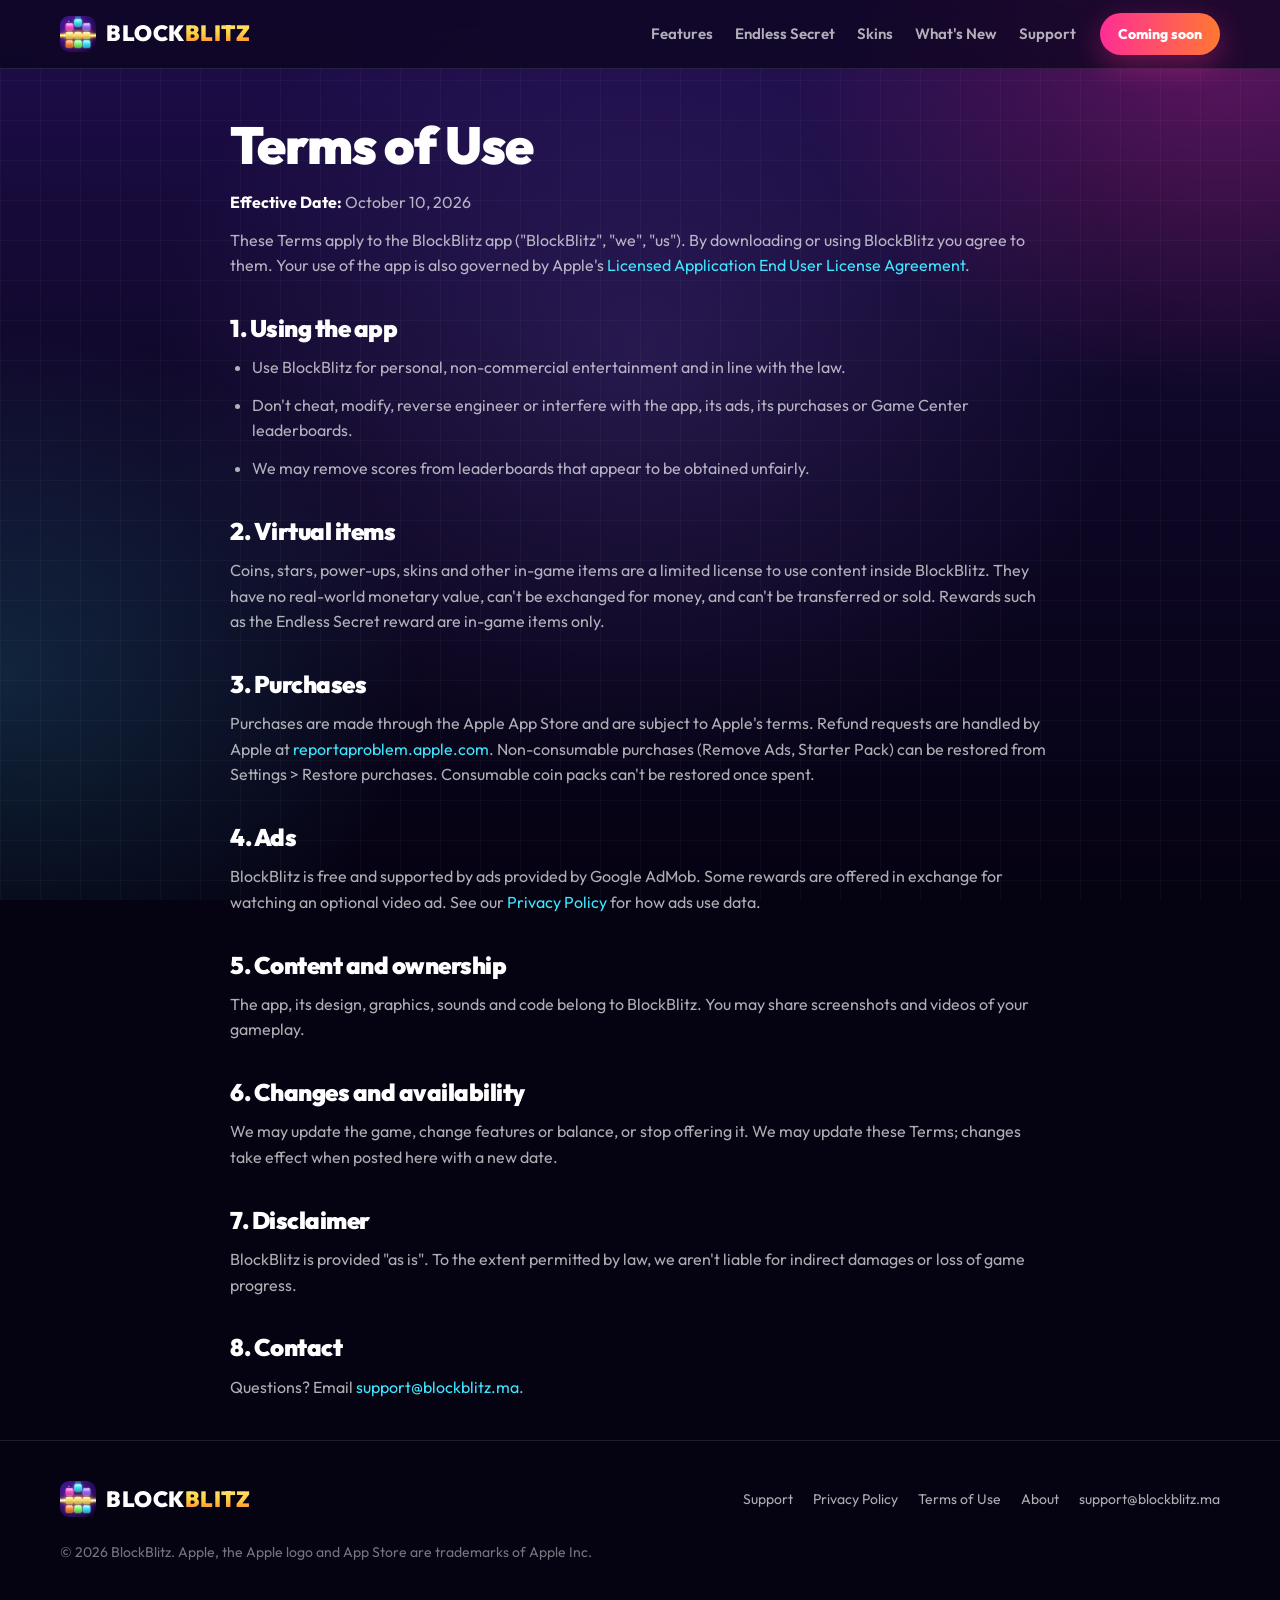
<file: terms.html>
<!DOCTYPE html>
<html lang="en">
<head>
<meta charset="UTF-8">
<meta name="viewport" content="width=device-width, initial-scale=1.0">
<title>Terms of Use · BlockBlitz</title>
<meta name="description" content="Terms of use for the BlockBlitz app.">
<meta name="theme-color" content="#0f0828">
<meta property="og:title" content="Terms of Use · BlockBlitz">
<meta property="og:description" content="Terms of use for the BlockBlitz app.">
<meta property="og:image" content="https://blockblitz.ma/assets/og-image.jpg">
<meta property="og:url" content="https://blockblitz.ma/">
<meta name="twitter:card" content="summary_large_image">
<link rel="icon" type="image/png" href="/assets/favicon-64.png">
<link rel="apple-touch-icon" href="/assets/apple-touch-icon.png">
<link rel="preconnect" href="https://fonts.googleapis.com">
<link rel="preconnect" href="https://fonts.gstatic.com" crossorigin>
<link href="https://fonts.googleapis.com/css2?family=Outfit:wght@400;600;700;800;900&display=swap" rel="stylesheet">
<link rel="stylesheet" href="/style.css?v=73437b67">
</head>
<body>
<nav class="nav">
  <div class="container nav-inner">
    <a class="brand" href="/"><img src="/assets/icon-512.png" alt=""><span>BLOCK<span class="blitz">BLITZ</span></span></a>
    <div class="nav-links">
      <a href="/#features">Features</a>
      <a href="/#endless">Endless Secret</a>
      <a href="/#skins">Skins</a>
      <a href="/#whats-new">What's New</a>
      <a href="/support.html">Support</a>
    </div>
    <a class="btn btn-primary btn-small" href="/#download">Coming soon</a>
  </div>
</nav>
<main class="container page">
<h1>Terms of Use</h1>
<p><strong>Effective Date:</strong> October 10, 2026</p>
<p>These Terms apply to the BlockBlitz app ("BlockBlitz", "we", "us"). By downloading or using BlockBlitz you agree to them. Your use of the app is also governed by Apple's <a href="https://www.apple.com/legal/internet-services/itunes/dev/stdeula/" target="_blank" rel="noopener">Licensed Application End User License Agreement</a>.</p>

<h2>1. Using the app</h2>
<ul>
<li>Use BlockBlitz for personal, non-commercial entertainment and in line with the law.</li>
<li>Don't cheat, modify, reverse engineer or interfere with the app, its ads, its purchases or Game Center leaderboards.</li>
<li>We may remove scores from leaderboards that appear to be obtained unfairly.</li>
</ul>

<h2>2. Virtual items</h2>
<p>Coins, stars, power-ups, skins and other in-game items are a limited license to use content inside BlockBlitz. They have no real-world monetary value, can't be exchanged for money, and can't be transferred or sold. Rewards such as the Endless Secret reward are in-game items only.</p>

<h2>3. Purchases</h2>
<p>Purchases are made through the Apple App Store and are subject to Apple's terms. Refund requests are handled by Apple at <a href="https://reportaproblem.apple.com" target="_blank" rel="noopener">reportaproblem.apple.com</a>. Non-consumable purchases (Remove Ads, Starter Pack) can be restored from Settings &gt; Restore purchases. Consumable coin packs can't be restored once spent.</p>

<h2>4. Ads</h2>
<p>BlockBlitz is free and supported by ads provided by Google AdMob. Some rewards are offered in exchange for watching an optional video ad. See our <a href="/privacy.html">Privacy Policy</a> for how ads use data.</p>

<h2>5. Content and ownership</h2>
<p>The app, its design, graphics, sounds and code belong to BlockBlitz. You may share screenshots and videos of your gameplay.</p>

<h2>6. Changes and availability</h2>
<p>We may update the game, change features or balance, or stop offering it. We may update these Terms; changes take effect when posted here with a new date.</p>

<h2>7. Disclaimer</h2>
<p>BlockBlitz is provided "as is". To the extent permitted by law, we aren't liable for indirect damages or loss of game progress.</p>

<h2>8. Contact</h2>
<p>Questions? Email <a href="mailto:support@blockblitz.ma">support@blockblitz.ma</a>.</p>
</main>
<footer>
  <div class="container footer-grid">
    <a class="brand" href="/"><img src="/assets/icon-512.png" alt=""><span>BLOCK<span class="blitz">BLITZ</span></span></a>
    <div class="footer-links">
      <a href="/support.html">Support</a>
      <a href="/privacy.html">Privacy Policy</a>
      <a href="/terms.html">Terms of Use</a>
      <a href="/about.html">About</a>
      <a href="mailto:support@blockblitz.ma">support@blockblitz.ma</a>
    </div>
    <span>© 2026 BlockBlitz. Apple, the Apple logo and App Store are trademarks of Apple Inc.</span>
  </div>
</footer>
<script>
  // Reveal sections as they scroll into view.
  const io = new IntersectionObserver(es => es.forEach(e => { if (e.isIntersecting) { e.target.classList.add('visible'); io.unobserve(e.target); } }), { threshold: 0.12 });
  document.querySelectorAll('.reveal').forEach(el => io.observe(el));
</script>
</body>
</html>
</file>
<file: style.css>
/* BlockBlitz website — "Midnight Neon", matching the app's theme. */
:root {
  --bg-top: #1f0d4d;
  --bg-mid: #0f0828;
  --bg-bottom: #050212;
  --surface: rgba(28, 18, 61, 0.88);
  --surface-high: #26174f;
  --edge: rgba(255, 255, 255, 0.10);
  --text: #ffffff;
  --muted: rgba(255, 255, 255, 0.68);
  --faint: rgba(255, 255, 255, 0.45);
  --hot-pink: #ff2e94;
  --ember: #ff7833;
  --cyan: #3de6ff;
  --violet: #9c6bff;
  --gold: #ffd140;
  --lime: #7dff6b;
  --primary: linear-gradient(90deg, var(--hot-pink), var(--ember));
  --gold-grad: linear-gradient(180deg, #ffeb8c, var(--gold) 50%, var(--ember));
  --radius: 24px;
  --max: 1160px;
}

* { box-sizing: border-box; margin: 0; padding: 0; }
html { scroll-behavior: smooth; }
body {
  font-family: "Outfit", -apple-system, BlinkMacSystemFont, "SF Pro Rounded", "Segoe UI", sans-serif;
  color: var(--text);
  background: var(--bg-bottom);
  line-height: 1.6;
  -webkit-font-smoothing: antialiased;
  overflow-x: hidden;
}
/* Aurora background, same as the app */
body::before {
  content: "";
  position: fixed; inset: 0; z-index: -2;
  background:
    radial-gradient(600px 500px at 95% 5%, rgba(255, 46, 148, 0.28), transparent 70%),
    radial-gradient(600px 500px at 0% 75%, rgba(61, 230, 255, 0.14), transparent 70%),
    radial-gradient(700px 600px at 50% 40%, rgba(156, 107, 255, 0.16), transparent 70%),
    linear-gradient(180deg, var(--bg-top), var(--bg-mid) 45%, var(--bg-bottom));
}
body::after {
  content: "";
  position: fixed; inset: 0; z-index: -1;
  background-image:
    linear-gradient(rgba(255,255,255,0.03) 1px, transparent 1px),
    linear-gradient(90deg, rgba(255,255,255,0.03) 1px, transparent 1px);
  background-size: 40px 40px;
  pointer-events: none;
}
img { max-width: 100%; display: block; }
a { color: var(--cyan); text-decoration: none; }
a:hover { text-decoration: underline; }
.container { width: min(var(--max), 100% - 40px); margin-inline: auto; }

/* ---------- Nav ---------- */
.nav {
  position: sticky; top: 0; z-index: 50;
  backdrop-filter: blur(16px); -webkit-backdrop-filter: blur(16px);
  background: rgba(10, 5, 28, 0.72);
  border-bottom: 1px solid var(--edge);
}
.nav-inner { display: flex; align-items: center; gap: 24px; height: 68px; }
.brand { display: flex; align-items: center; gap: 10px; color: var(--text); font-weight: 900; font-size: 22px; letter-spacing: 0.5px; }
.brand:hover { text-decoration: none; }
.brand img { width: 36px; height: 36px; border-radius: 9px; }
.brand .blitz { background: var(--gold-grad); -webkit-background-clip: text; background-clip: text; color: transparent; }
.nav-links { display: flex; gap: 22px; margin-left: auto; }
.nav-links a { color: var(--muted); font-weight: 600; font-size: 15px; }
.nav-links a:hover { color: var(--text); text-decoration: none; }

/* ---------- Buttons ---------- */
.btn {
  display: inline-flex; align-items: center; justify-content: center; gap: 10px;
  height: 54px; padding: 0 26px; border-radius: 999px;
  font-weight: 800; font-size: 16px; color: var(--text);
  transition: transform .18s ease, box-shadow .18s ease;
}
.btn:hover { text-decoration: none; transform: translateY(-2px); }
.btn:active { transform: scale(0.97); }
.btn-primary { background: var(--primary); box-shadow: 0 10px 30px rgba(255, 46, 148, 0.35); }
.btn-ghost { border: 1px solid rgba(255,255,255,0.22); background: rgba(255,255,255,0.04); }
.btn-small { height: 42px; padding: 0 18px; font-size: 14px; }
.appstore-badge {
  display: inline-flex; align-items: center; gap: 12px;
  height: 58px; padding: 0 22px; border-radius: 14px;
  background: #000; border: 1px solid rgba(255,255,255,0.35); color: #fff;
}
.appstore-badge:hover { text-decoration: none; }
.appstore-badge svg { width: 26px; height: 26px; }
.appstore-badge small { display: block; font-size: 11px; opacity: .8; line-height: 1; }
.appstore-badge strong { display: block; font-size: 20px; line-height: 1.1; }

/* ---------- Hero ---------- */
.hero { padding: 72px 0 40px; }
.hero-grid { display: grid; grid-template-columns: 1.05fr 1fr; gap: 40px; align-items: center; }
.pill {
  display: inline-flex; align-items: center; gap: 8px;
  padding: 6px 14px; border-radius: 999px;
  background: rgba(255, 46, 148, 0.14); border: 1px solid rgba(255, 46, 148, 0.4);
  color: #ffc2de; font-weight: 700; font-size: 13px;
}
.pill .dot { width: 8px; height: 8px; border-radius: 50%; background: var(--hot-pink); box-shadow: 0 0 10px var(--hot-pink); }
h1 { font-size: clamp(42px, 6vw, 72px); line-height: 1.02; font-weight: 900; margin: 18px 0; letter-spacing: -1px; }
.grad { background: var(--primary); -webkit-background-clip: text; background-clip: text; color: transparent; }
.gold { background: var(--gold-grad); -webkit-background-clip: text; background-clip: text; color: transparent; }
.lead { font-size: 19px; color: var(--muted); max-width: 540px; }
.hero-actions { display: flex; flex-wrap: wrap; gap: 14px; margin-top: 30px; }
.hero-note { margin-top: 14px; font-size: 13px; color: var(--faint); }

.phones { position: relative; height: 620px; }
.phone {
  position: absolute; width: 270px; border-radius: 44px; padding: 10px;
  background: #0b0716; border: 1px solid rgba(255,255,255,0.16);
  box-shadow: 0 30px 80px rgba(0,0,0,0.6), 0 0 60px rgba(255, 46, 148, 0.25);
}
.phone img { border-radius: 34px; }
.phone-a { left: 6%; top: 10px; transform: rotate(-6deg); z-index: 2; }
.phone-b { right: 4%; top: 60px; transform: rotate(5deg); }
@media (prefers-reduced-motion: no-preference) {
  .phone-a { animation: float 6s ease-in-out infinite; }
  .phone-b { animation: float 6s ease-in-out infinite reverse; }
}
@keyframes float { 50% { translate: 0 -12px; } }

/* ---------- Stats strip ---------- */
.stats { display: grid; grid-template-columns: repeat(5, 1fr); gap: 12px; margin-top: 30px; margin-bottom: 10px; }
.stat {
  text-align: center; padding: 18px 10px; border-radius: 18px;
  background: var(--surface); border: 1px solid var(--edge);
}
.stat b { display: block; font-size: 30px; font-weight: 900; }
.stat span { color: var(--muted); font-size: 13px; font-weight: 600; }

/* ---------- Sections ---------- */
section { padding: 80px 0; }
.eyebrow { color: var(--hot-pink); font-weight: 800; font-size: 13px; letter-spacing: 2px; text-transform: uppercase; }
h2 { font-size: clamp(32px, 4.2vw, 48px); line-height: 1.1; font-weight: 900; margin: 10px 0 14px; letter-spacing: -0.5px; }
.section-lead { color: var(--muted); font-size: 18px; max-width: 640px; }
.center { text-align: center; }
.center .section-lead { margin-inline: auto; }

.card {
  background: var(--surface); border: 1px solid var(--edge); border-radius: var(--radius);
  padding: 26px; position: relative; overflow: hidden;
}
.card::before {  /* lit top edge */
  content: ""; position: absolute; inset: 0 0 auto 0; height: 1px;
  background: linear-gradient(90deg, transparent, rgba(255,255,255,0.35), transparent);
}
.grid-3 { display: grid; grid-template-columns: repeat(3, 1fr); gap: 18px; margin-top: 40px; }
.grid-2 { display: grid; grid-template-columns: 1fr 1fr; gap: 40px; align-items: center; }
.icon-badge {
  width: 52px; height: 52px; border-radius: 16px; display: grid; place-items: center;
  font-size: 26px; margin-bottom: 16px; box-shadow: 0 8px 20px rgba(0,0,0,0.3);
}
.card h3 { font-size: 21px; font-weight: 800; margin-bottom: 6px; }
.card p { color: var(--muted); font-size: 15px; }
.t-pink { background: linear-gradient(135deg, var(--hot-pink), #b31e6a); }
.t-cyan { background: linear-gradient(135deg, var(--cyan), #1a8fa3); }
.t-violet { background: linear-gradient(135deg, var(--violet), #5b3aa8); }
.t-gold { background: linear-gradient(135deg, var(--gold), #c98a16); }
.t-lime { background: linear-gradient(135deg, var(--lime), #2f9e48); }
.t-ember { background: linear-gradient(135deg, var(--ember), #b8471a); }

.shot { border-radius: 30px; border: 1px solid var(--edge); box-shadow: 0 30px 70px rgba(0,0,0,0.55); }
.shot-wrap { display: flex; gap: 18px; justify-content: center; }
.shot-wrap .shot { width: 48%; max-width: 300px; }
.checks { list-style: none; margin-top: 22px; display: grid; gap: 12px; }
.checks li { display: flex; gap: 12px; color: var(--muted); }
.checks li::before { content: "✦"; color: var(--gold); font-weight: 900; }
.checks b { color: var(--text); }

/* ---------- Endless Secret ---------- */
.secret {
  background: radial-gradient(800px 400px at 50% 0%, rgba(156,107,255,0.25), transparent 70%);
  border-top: 1px solid var(--edge); border-bottom: 1px solid var(--edge);
}
.claim { font-size: clamp(30px, 4vw, 44px); font-weight: 900; margin: 6px 0 12px; }
.seals { display: grid; gap: 12px; margin-top: 28px; }
.seal { display: flex; align-items: center; gap: 16px; padding: 14px 18px; border-radius: 18px; background: var(--surface); border: 1px solid var(--edge); }
.rune {
  flex: none; width: 44px; height: 44px; border-radius: 50%; display: grid; place-items: center;
  font-family: Georgia, "Times New Roman", serif; font-weight: 900; font-size: 18px;
}
.rune.open { background: var(--gold-grad); color: #4d2600; box-shadow: 0 0 18px rgba(255, 209, 64, 0.5); }
.rune.next { background: rgba(156,107,255,0.3); border: 2px solid var(--violet); color: #fff; }
.rune.locked { background: rgba(255,255,255,0.06); border: 1px solid rgba(255,255,255,0.15); color: var(--faint); }
.seal b { display: block; font-size: 16px; }
.seal i { color: var(--muted); font-family: Georgia, serif; font-size: 15px; }
.depths { display: flex; gap: 10px; flex-wrap: wrap; margin-top: 18px; }
.depth { padding: 8px 14px; border-radius: 999px; background: rgba(255,120,51,0.14); border: 1px solid rgba(255,120,51,0.4); color: #ffc19e; font-weight: 700; font-size: 13px; }

/* ---------- Skins ---------- */
.skins { display: grid; grid-template-columns: repeat(4, 1fr); gap: 16px; margin-top: 40px; }
.skin { padding: 14px; text-align: left; }
.skin img { border-radius: 16px; aspect-ratio: 880 / 720; object-fit: cover; }
.skin-meta { display: flex; justify-content: space-between; align-items: center; margin-top: 12px; }
.skin h3 { font-size: 18px; margin: 0; }
.rarity { font-size: 11px; font-weight: 900; letter-spacing: 1px; padding: 4px 10px; border-radius: 999px; color: #1a0b33; }
.r-common { background: #b3b3b3; } .r-rare { background: #3dc7ff; } .r-epic { background: var(--violet); color: #fff; } .r-legendary { background: var(--gold-grad); }
.skin p { font-size: 13px; margin-top: 6px; }
.skin.legendary { border-color: rgba(255, 209, 64, 0.6); box-shadow: 0 0 40px rgba(255, 209, 64, 0.15); }

/* ---------- Calendar ---------- */
.calendar { display: grid; grid-template-columns: repeat(7, 1fr); gap: 8px; margin-top: 24px; }
.day { text-align: center; padding: 12px 4px; border-radius: 14px; background: var(--surface); border: 1px solid var(--edge); }
.day small { display: block; font-size: 10px; font-weight: 900; color: var(--faint); letter-spacing: 1px; }
.day b { font-size: 13px; }
.day.big { background: var(--gold-grad); color: #4d2600; border: none; }
.day.big small { color: #6b3a00; }

/* ---------- Steps ---------- */
.steps { display: grid; grid-template-columns: repeat(3, 1fr); gap: 18px; margin-top: 40px; counter-reset: s; }
.step { counter-increment: s; }
.step::after {
  content: counter(s); position: absolute; top: 18px; right: 22px;
  font-size: 54px; font-weight: 900; color: rgba(255,255,255,0.06);
}

/* ---------- FAQ ---------- */
.faq { max-width: 820px; margin: 40px auto 0; display: grid; gap: 12px; }
details { background: var(--surface); border: 1px solid var(--edge); border-radius: 18px; padding: 18px 22px; }
summary { cursor: pointer; font-weight: 800; font-size: 17px; list-style: none; display: flex; justify-content: space-between; gap: 16px; }
summary::-webkit-details-marker { display: none; }
summary::after { content: "+"; color: var(--hot-pink); font-size: 22px; line-height: 1; }
details[open] summary::after { content: "–"; }
details p, details li { color: var(--muted); margin-top: 10px; }
details ul { padding-left: 20px; }

/* ---------- What's new ---------- */
.changelog { max-width: 820px; margin: 40px auto 0; }
.release-head { display: flex; align-items: baseline; gap: 12px; margin-bottom: 10px; }
.release-head b { font-size: 24px; }
.release-head span { color: var(--faint); font-size: 14px; }
.changelog ul { list-style: none; display: grid; gap: 10px; }
.changelog li { display: flex; gap: 12px; color: var(--muted); }
.tag { flex: none; font-size: 11px; font-weight: 900; padding: 3px 9px; border-radius: 8px; height: fit-content; margin-top: 3px; }
.tag.new { background: rgba(125,255,107,0.18); color: var(--lime); }
.tag.better { background: rgba(61,230,255,0.15); color: var(--cyan); }

/* ---------- CTA ---------- */
.cta {
  text-align: center; padding: 56px 28px; border-radius: 32px;
  background: radial-gradient(500px 260px at 50% 0%, rgba(255,46,148,0.35), transparent 70%), var(--surface);
  border: 1px solid rgba(255, 46, 148, 0.35);
}
.cta img { width: 96px; height: 96px; border-radius: 22px; margin: 0 auto 18px; box-shadow: 0 16px 40px rgba(255,46,148,0.4); }

/* ---------- Footer ---------- */
footer { border-top: 1px solid var(--edge); padding: 40px 0 50px; margin-top: 40px; color: var(--faint); font-size: 14px; }
.footer-grid { display: flex; flex-wrap: wrap; gap: 24px; justify-content: space-between; align-items: center; }
.footer-links { display: flex; flex-wrap: wrap; gap: 20px; }
.footer-links a { color: var(--muted); }

/* ---------- Legal / text pages ---------- */
.page { max-width: 820px; margin: 50px auto 30px; }
.page h1 { font-size: clamp(36px, 5vw, 52px); }
.page h2 { font-size: 24px; margin-top: 36px; }
.page p, .page li { color: var(--muted); margin-top: 12px; }
.page ul { padding-left: 22px; }
.page strong { color: var(--text); }
.page .card { margin-top: 26px; }

/* ---------- Reveal on scroll ---------- */
@media (prefers-reduced-motion: no-preference) {
  .reveal { opacity: 0; transform: translateY(24px); transition: opacity .7s ease, transform .7s ease; }
  .reveal.visible { opacity: 1; transform: none; }
}

/* ---------- Responsive ---------- */
@media (max-width: 960px) {
  .hero-grid, .grid-2 { grid-template-columns: 1fr; }
  .phones { height: 520px; max-width: 520px; margin-inline: auto; width: 100%; }
  .phone { width: 220px; }
  .grid-3, .steps { grid-template-columns: 1fr 1fr; }
  .skins { grid-template-columns: repeat(2, 1fr); }
  .stats { grid-template-columns: repeat(3, 1fr); }
  .order-first-mobile { order: -1; }
}
@media (max-width: 640px) {
  .nav-links { display: none; }
  .nav .btn { margin-left: auto; }
  .hero { padding-top: 40px; }
  .phones { height: 420px; }
  .phone { width: 170px; border-radius: 32px; padding: 7px; }
  .phone img { border-radius: 26px; }
  .grid-3, .steps { grid-template-columns: 1fr; }
  .stats { grid-template-columns: repeat(2, 1fr); }
  .calendar { grid-template-columns: repeat(4, 1fr); }
  section { padding: 60px 0; }
}
</file>
